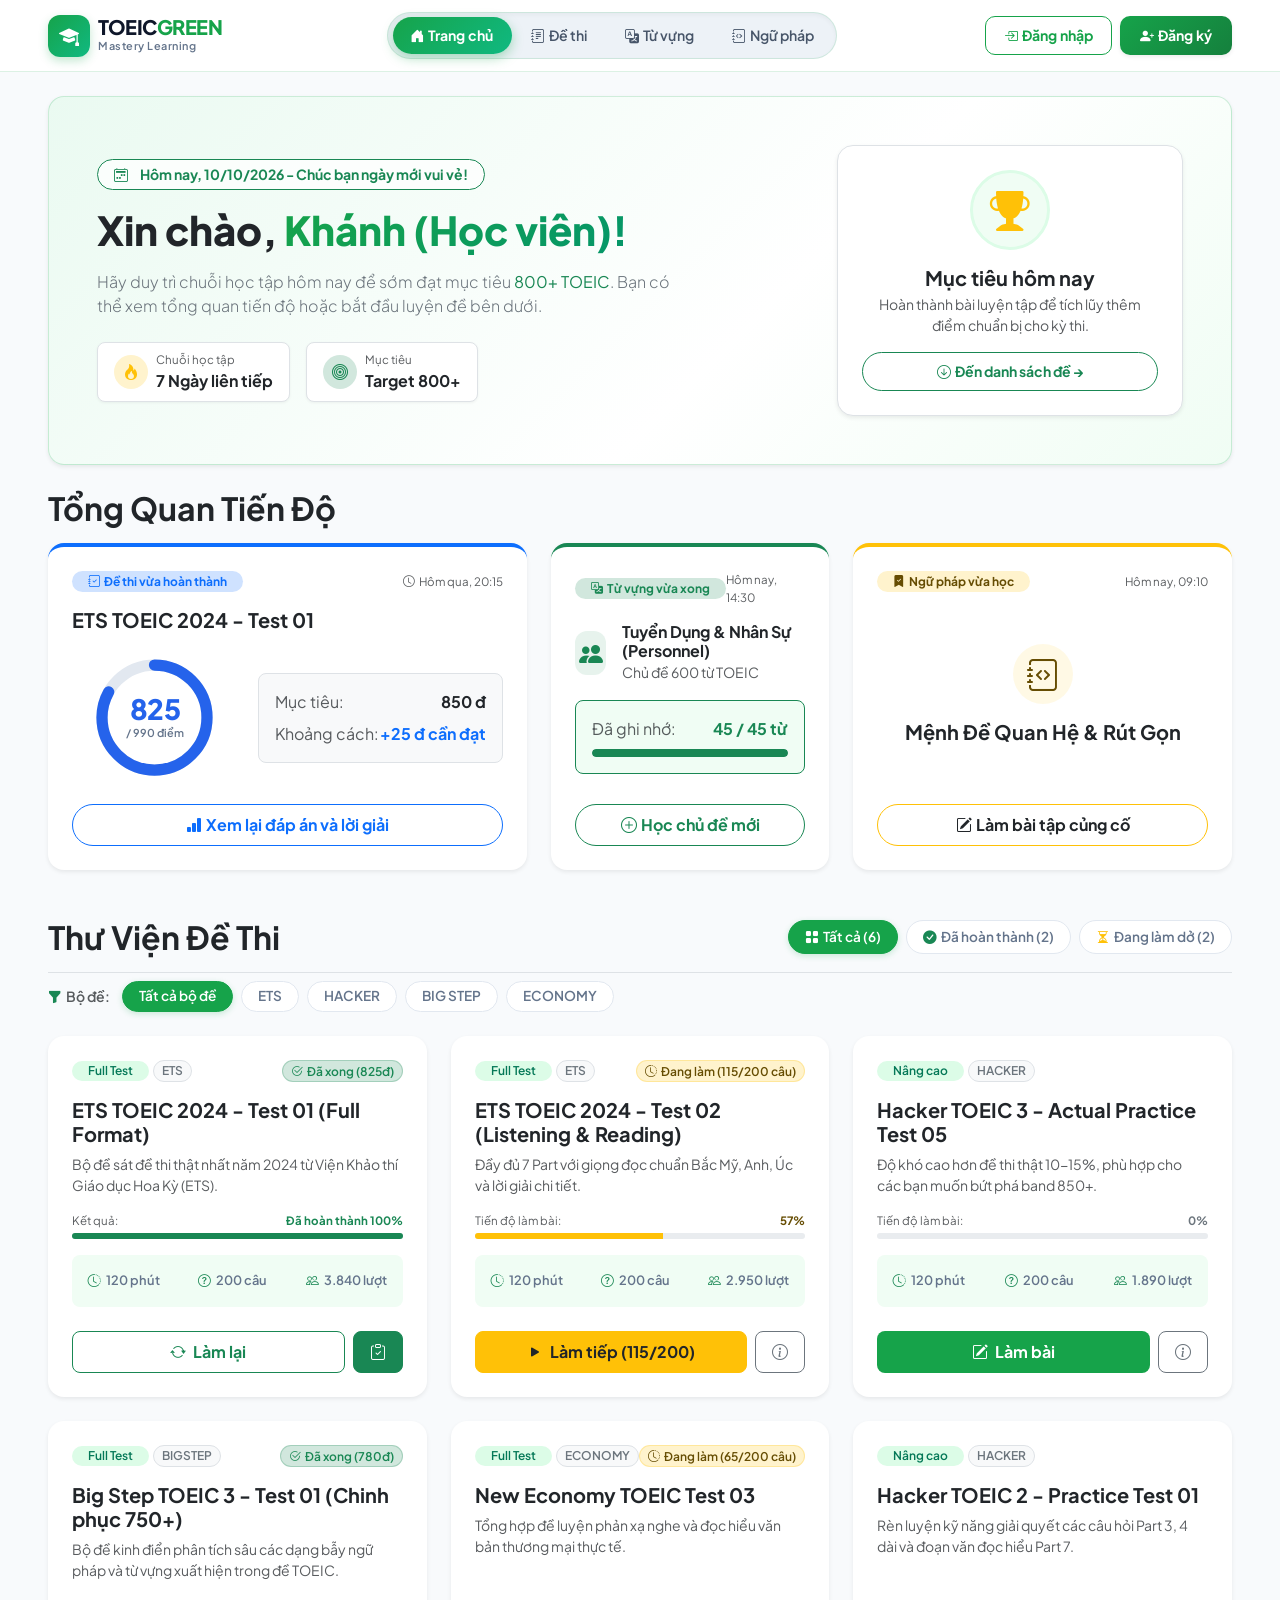
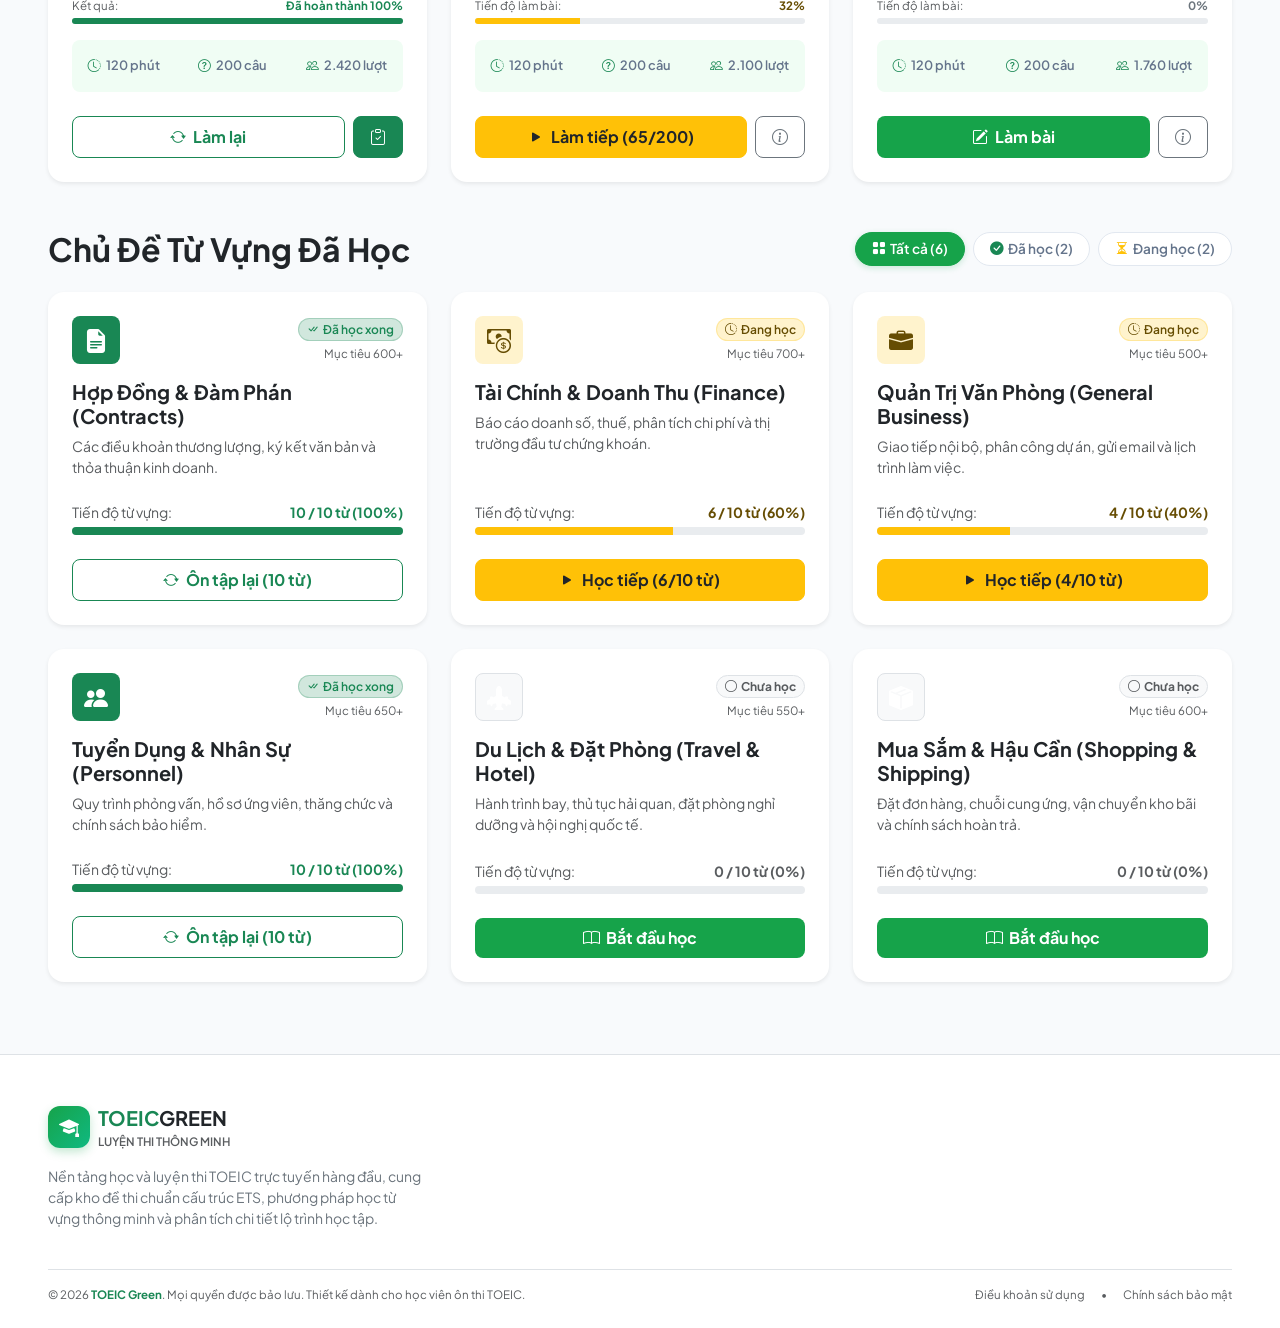
<file: index.html>
<!DOCTYPE html>
<html lang="vi">

<head>
    <meta charset="utf-8" />
    <meta name="viewport" content="width=device-width, initial-scale=1.0" />
    <title>Trang Ch&#x1EE7; - &#xD4;n Luy&#x1EC7;n TOEIC &#x110;&#x1EA1;t &#x110;i&#x1EC3;m Cao - TOEIC Master</title>
    <!-- Google Fonts -->
    <link rel="preconnect" href="https://fonts.googleapis.com">
    <link rel="preconnect" href="https://fonts.gstatic.com" crossorigin>
    <link href="https://fonts.googleapis.com/css2?family=Plus+Jakarta+Sans:wght@400;500;600;700;800&display=swap"
        rel="stylesheet">
    <!-- Bootstrap 5 & Icons -->
    <link rel="stylesheet" href="./lib/bootstrap/dist/css/bootstrap.min.css" />
    <link rel="stylesheet" href="https://cdn.jsdelivr.net/npm/bootstrap-icons@1.11.3/font/bootstrap-icons.min.css">
    <!-- Custom Site CSS -->
    <link rel="stylesheet" href="./css/site.css?v=3B7RoIb4GeeapOS-4VnaL9OvQHbE0VqElhr08jlENBU" />
</head>

<body class="d-flex flex-column min-vh-100">
    <!-- ===================== HEADER ===================== -->
    <header class="site-header sticky-top">
        <div class="container-fluid px-lg-5">
            <nav class="navbar navbar-expand-lg py-0">
                <!-- 1. Logo (Left) -->
                <a class="navbar-brand d-flex align-items-center gap-2 text-decoration-none" href="./Student">
                    <div class="brand-icon-box">
                        <i class="bi bi-mortarboard-fill"></i>
                    </div>
                    <div class="d-flex flex-column">
                        <span class="brand-title">TOEIC<span class="brand-highlight">GREEN</span></span>
                        <span class="brand-sub">Mastery Learning</span>
                    </div>
                </a>

                <!-- Mobile Toggle -->
                <button class="navbar-toggler border-0 shadow-none" type="button" data-bs-toggle="collapse"
                    data-bs-target="#navbarMain">
                    <i class="bi bi-list fs-2 text-success"></i>
                </button>

                <!-- Navbar Content -->
                <div class="collapse navbar-collapse justify-content-between" id="navbarMain">
                    <!-- 2. Smooth Floating Background Slider Navbar (Center) -->
                    <div class="navbar-slidebar-wrapper mx-auto my-2 my-lg-0" id="slidebarContainer">
                        <!-- Floating Background Pill Indicator -->
                        <div class="nav-slider-indicator" id="navIndicator"></div>

                        <ul class="nav custom-slide-nav" id="mainSlideNav">
                            <li class="nav-item">
                                <a class="nav-link active" href="./index.html">
                                    <i class="bi bi-house-door-fill me-1"></i>Trang chủ
                                </a>
                            </li>
                            <li class="nav-item">
                                <a class="nav-link " href="./exams.html">
                                    <i class="bi bi-journal-text me-1"></i>Đề thi
                                </a>
                            </li>
                            <li class="nav-item">
                                <a class="nav-link " href="./vocab.html">
                                    <i class="bi bi-translate me-1"></i>Từ vựng
                                </a>
                            </li>
                            <li class="nav-item">
                                <a class="nav-link " href="./Student/Home/Grammar">
                                    <i class="bi bi-journal-code me-1"></i>Ngữ pháp
                                </a>
                            </li>
                        </ul>
                    </div>

                    <!-- 3. Auth Buttons (Right) -->
                    <div class="d-flex align-items-center gap-2 mt-3 mt-lg-0">
                        <button class="btn btn-auth-login" data-bs-toggle="modal" data-bs-target="#authModal"
                            onclick="setAuthMode('login')">
                            <i class="bi bi-box-arrow-in-right me-1"></i>Đăng nhập
                        </button>
                        <button class="btn btn-auth-register shadow-sm" data-bs-toggle="modal"
                            data-bs-target="#authModal" onclick="setAuthMode('register')">
                            <i class="bi bi-person-plus-fill me-1"></i>Đăng ký
                        </button>
                    </div>
                </div>
            </nav>
        </div>
    </header>

    <!-- ===================== BODY CONTENT ===================== -->
    <main role="main" class="flex-grow-1">

        <div class="page-container py-4">
            <div class="container-fluid px-lg-5">

                <!-- ==================== 1. USER GREETING & HERO BANNER ==================== -->
                <section id="home" class="mb-4 section-anchor">
                    <div class="hero-card p-4 p-md-5 rounded-4 shadow-sm position-relative overflow-hidden">
                        <div class="row align-items-center gy-4">
                            <div class="col-lg-8">
                                <div
                                    class="d-inline-flex align-items-center gap-2 px-3 py-1 rounded-pill bg-white bg-opacity-75 text-success fw-bold small mb-3 border border-success border-opacity-20">
                                    <i class="bi bi-calendar2-week text-success me-1"></i> Hôm nay, 10/10/2026 - Chúc
                                    bạn ngày mới vui vẻ!
                                </div>
                                <h1 class="display-6 fw-extrabold text-dark mb-3">
                                    Xin chào, <span class="text-success text-gradient">Kh&#xE1;nh (H&#x1ECD;c
                                        vi&#xEA;n)!</span>
                                </h1>
                                <p class="lead text-secondary mb-4 fs-6" style="max-width: 600px;">
                                    Hãy duy trì chuỗi học tập hôm nay để sớm đạt mục tiêu <strong
                                        class="text-success">800+ TOEIC</strong>. Bạn có thể xem tổng quan tiến độ hoặc
                                    bắt đầu luyện đề bên dưới.
                                </p>

                                <!-- Learning Stats Preview -->
                                <div class="d-flex flex-wrap gap-3 align-items-center">
                                    <div
                                        class="stat-badge d-flex align-items-center gap-2 bg-white px-3 py-2 rounded-3 shadow-xs border">
                                        <div class="stat-icon bg-warning-subtle text-warning rounded-circle">
                                            <i class="bi bi-fire"></i>
                                        </div>
                                        <div>
                                            <span class="d-block text-muted x-small">Chuỗi học tập</span>
                                            <strong class="text-dark">7 Ngày liên tiếp</strong>
                                        </div>
                                    </div>

                                    <div
                                        class="stat-badge d-flex align-items-center gap-2 bg-white px-3 py-2 rounded-3 shadow-xs border">
                                        <div class="stat-icon bg-success-subtle text-success rounded-circle">
                                            <i class="bi bi-bullseye"></i>
                                        </div>
                                        <div>
                                            <span class="d-block text-muted x-small">Mục tiêu</span>
                                            <strong class="text-dark">Target 800+</strong>
                                        </div>
                                    </div>
                                    </a>
                                </div>
                            </div>

                            <!-- Hero Visual -->
                            <div class="col-lg-4 text-center">
                                <div
                                    class="hero-illustration-box bg-white p-4 rounded-4 shadow-sm border border-emerald-subtle">
                                    <div class="circle-progress-wrapper mx-auto mb-3">
                                        <div class="circle-avatar">
                                            <i class="bi bi-trophy-fill text-warning fs-1"></i>
                                        </div>
                                    </div>
                                    <h5 class="fw-bold text-dark mb-1">Mục tiêu hôm nay</h5>
                                    <p class="text-muted small mb-3">Hoàn thành bài luyện tập để tích lũy thêm điểm
                                        chuẩn bị cho kỳ thi.</p>
                                    <a href="#exams"
                                        class="btn btn-outline-success w-100 rounded-pill fw-bold btn-sm py-2">
                                        <i class="bi bi-arrow-down-circle me-1"></i>Đến danh sách đề &rarr;
                                    </a>
                                </div>
                            </div>
                        </div>
                    </div>
                </section>

                <!-- ==================== 2. TỔNG QUAN TIẾN ĐỘ HỌC TẬP (MỚI THAY THẾ NGỮ PHÁP) ==================== -->
                <section id="overview" class="mb-5 section-anchor">
                    <div class="d-flex justify-content-between align-items-center mb-3">
                        <div>
                            <h2 class="fw-bold text-dark mb-0">Tổng Quan Tiến Độ</h2>
                        </div>
                    </div>

                    <div class="row g-4">
                        <!-- Card 1: Đề vừa được làm (Hiển thị điểm thi hình tròn) -->
                        <div class="col-lg-5">
                            <div
                                class="card h-100 border-0 rounded-4 shadow-sm p-4 bg-white overview-card border-top border-4 border-primary d-flex flex-column justify-content-between">
                                <div>
                                    <div class="d-flex justify-content-between align-items-center mb-3">
                                        <span
                                            class="badge bg-primary-subtle text-primary fw-bold px-3 py-1 rounded-pill small">
                                            <i class="bi bi-journal-check me-1"></i>Đề thi vừa hoàn thành
                                        </span>
                                        <span class="text-muted x-small"><i class="bi bi-clock me-1"></i>H&#xF4;m qua,
                                            20:15</span>
                                    </div>

                                    <h5 class="fw-bold text-dark mb-3">ETS TOEIC 2024 - Test 01</h5>

                                    <div class="row align-items-center">
                                        <!-- Vòng tròn hiển thị điểm số giống hình ảnh mẫu -->
                                        <div class="col-sm-5 text-center mb-3 mb-sm-0">
                                            <div class="circle-score-container mx-auto">
                                                <svg viewBox="0 0 100 100" width="125" height="125">
                                                    <!-- Vòng tròn nền nhạt -->
                                                    <circle cx="50" cy="50" r="42" fill="none" stroke="#e2e8f0"
                                                        stroke-width="9" />
                                                    <!-- Vòng tròn tiến độ điểm xanh dương -->
                                                    <circle cx="50" cy="50" r="42" fill="none" stroke="#2563eb"
                                                        stroke-width="9" stroke-linecap="round" stroke-dasharray="264"
                                                        stroke-dashoffset="45" transform="rotate(-90 50 50)" />
                                                </svg>
                                                <div class="circle-score-content">
                                                    <div class="score-number">825</div>
                                                    <span class="score-label">/ 990 điểm</span>
                                                </div>
                                            </div>
                                        </div>

                                        <div class="col-sm-7 ps-sm-2">
                                            <div class="p-3 bg-light rounded-3 border">
                                                <div class="d-flex justify-content-between align-items-center mb-2">
                                                    <span class="text-muted fs-6">Mục tiêu:</span>
                                                    <span class="text-dark fw-bold fs-6">850 đ</span>
                                                </div>
                                                <div class="d-flex justify-content-between align-items-center">
                                                    <span class="text-muted fs-6">Khoảng cách:</span>
                                                    <span class="text-primary fw-bold fs-6">+25 đ cần đạt</span>
                                                </div>
                                            </div>
                                        </div>
                                    </div>
                                </div>

                                <div class="mt-3">
                                    <button class="btn btn-outline-primary py-2 w-100 fw-bold rounded-pill"
                                        onclick="alert('Xem bảng phân tích chi tiết kết quả bài: ETS TOEIC 2024 - Test 01')">
                                        <i class="bi bi-bar-chart-fill me-1"></i>Xem lại đáp án và lời giải
                                    </button>
                                </div>
                            </div>
                        </div>

                        <!-- Card 2: Chủ đề từ vựng mới vừa học xong -->
                        <div class="col-lg-3 col-md-6">
                            <div
                                class="card h-100 border-0 rounded-4 shadow-sm p-4 bg-white overview-card border-top border-4 border-success d-flex flex-column justify-content-between">
                                <div>
                                    <div class="d-flex justify-content-between align-items-center mb-3">
                                        <span
                                            class="badge bg-success-subtle text-success fw-bold px-3 py-1 rounded-pill small">
                                            <i class="bi bi-translate me-1"></i>Từ vựng vừa xong
                                        </span>
                                        <span class="text-muted x-small">H&#xF4;m nay, 14:30</span>
                                    </div>

                                    <div class="d-flex align-items-center gap-3 mb-3">
                                        <div class="overview-icon-badge bg-success bg-opacity-10 text-success">
                                            <i class="bi bi-people-fill fs-4"></i>
                                        </div>
                                        <div>
                                            <h6 class="fw-bold text-dark mb-0">Tuy&#x1EC3;n D&#x1EE5;ng &amp; Nh&#xE2;n
                                                S&#x1EF1; (Personnel)</h6>
                                            <span class="text-muted small">Chủ đề 600 từ TOEIC</span>
                                        </div>
                                    </div>

                                    <div class="p-3 bg-light-green rounded-3 border border-success border-opacity-20">
                                        <div class="d-flex justify-content-between align-items-center mb-2">
                                            <span class="text-muted fs-6">Đã ghi nhớ:</span>
                                            <strong class="text-success fs-6 fw-bold">45 / 45 từ</strong>
                                        </div>
                                        <div class="progress" style="height: 8px;">
                                            <div class="progress-bar bg-success rounded-pill" style="width: 100%"></div>
                                        </div>
                                    </div>
                                </div>

                                <div class="mt-3">
                                    <button class="btn btn-outline-success py-2 w-100 fw-bold rounded-pill"
                                        onclick="alert('Đang mở danh sách chủ đề từ vựng mới!')">
                                        <i class="bi bi-plus-circle me-1"></i>Học chủ đề mới
                                    </button>
                                </div>
                            </div>
                        </div>

                        <!-- Card 3: Bài ngữ pháp mới vừa học -->
                        <div class="col-lg-4 col-md-6">
                            <div
                                class="card h-100 border-0 rounded-4 shadow-sm p-4 bg-white overview-card border-top border-4 border-warning d-flex flex-column justify-content-between">
                                <div class="d-flex justify-content-between align-items-center mb-2">
                                    <span
                                        class="badge bg-warning-subtle text-warning-emphasis fw-bold px-3 py-1 rounded-pill small">
                                        <i class="bi bi-bookmark-check-fill me-1"></i>Ngữ pháp vừa học
                                    </span>
                                    <span class="text-muted x-small">H&#xF4;m nay, 09:10</span>
                                </div>

                                <div
                                    class="d-flex flex-column align-items-center justify-content-center text-center my-auto py-2">
                                    <div class="overview-icon-badge bg-warning bg-opacity-10 text-warning-emphasis mb-3"
                                        style="width: 60px; height: 60px; display: inline-flex; align-items: center; justify-content: center; border-radius: 50%;">
                                        <i class="bi bi-journal-code fs-2"></i>
                                    </div>
                                    <h5 class="fw-bold text-dark mb-0">M&#x1EC7;nh &#x110;&#x1EC1; Quan H&#x1EC7; &amp;
                                        R&#xFA;t G&#x1ECD;n</h5>
                                </div>

                                <div class="mt-3">
                                    <button class="btn btn-outline-warning text-dark py-2 w-100 fw-bold rounded-pill"
                                        onclick="alert('Đang mở bài học: M&#x1EC7;nh &#x110;&#x1EC1; Quan H&#x1EC7; &amp; R&#xFA;t G&#x1ECD;n')">
                                        <i class="bi bi-pencil-square me-1"></i>Làm bài tập củng cố
                                    </button>
                                </div>
                            </div>
                        </div>
                    </div>
                </section>

                <!-- ==================== 3. AVAILABLE EXAMS SECTION (NẰM DƯỚI PHẦN TỔNG QUAN) ==================== -->
                <section id="exams" class="mb-5 section-anchor">
                    <div class="d-flex flex-column mb-4 gap-3">
                        <div class="d-flex flex-column flex-md-row justify-content-between align-items-md-center gap-3">
                            <h2 class="fw-bold text-dark mb-0">Thư Viện Đề Thi</h2>

                            <!-- 1. Bộ lọc trạng thái đề thi (Tất cả, Đã hoàn thành, Đang làm dở - Đã bỏ Chưa làm) -->
                            <div class="exam-filter-pills d-flex flex-wrap gap-2">
                                <button class="filter-btn active" data-filter="all" onclick="filterExams('all')">
                                    <i class="bi bi-grid-fill me-1"></i>Tất cả (6)
                                </button>
                                <button class="filter-btn" data-filter="completed" onclick="filterExams('completed')">
                                    <i class="bi bi-check-circle-fill text-success me-1"></i>Đã hoàn thành (2)
                                </button>
                                <button class="filter-btn" data-filter="in-progress"
                                    onclick="filterExams('in-progress')">
                                    <i class="bi bi-hourglass-split text-warning me-1"></i>Đang làm dở (2)
                                </button>
                            </div>
                        </div>

                        <!-- 2. Bộ lọc theo loại đề TOEIC (ETS, HACKER, BIGSTEP, ECONOMY...) -->
                        <div class="d-flex flex-wrap align-items-center gap-2 pt-2 border-top">
                            <span class="text-muted small fw-semibold me-1"><i
                                    class="bi bi-funnel-fill text-success me-1"></i>Bộ đề:</span>
                            <div class="exam-series-pills d-flex flex-wrap gap-2">
                                <button class="filter-btn active py-1 px-3 small" data-series-filter="all"
                                    onclick="filterExamSeries('all')">
                                    Tất cả bộ đề
                                </button>
                                <button class="filter-btn py-1 px-3 small" data-series-filter="ETS"
                                    onclick="filterExamSeries('ETS')">
                                    ETS
                                </button>
                                <button class="filter-btn py-1 px-3 small" data-series-filter="HACKER"
                                    onclick="filterExamSeries('HACKER')">
                                    HACKER
                                </button>
                                <button class="filter-btn py-1 px-3 small" data-series-filter="BIGSTEP"
                                    onclick="filterExamSeries('BIGSTEP')">
                                    BIG STEP
                                </button>
                                <button class="filter-btn py-1 px-3 small" data-series-filter="ECONOMY"
                                    onclick="filterExamSeries('ECONOMY')">
                                    ECONOMY
                                </button>
                            </div>
                        </div>
                    </div>

                    <!-- Exam Cards Grid -->
                    <div class="row g-4" id="examCardsGrid">
                        <div class="col-md-6 col-lg-4 exam-card-item" data-status="completed" data-series="ETS">
                            <div
                                class="card h-100 border-0 rounded-4 shadow-sm exam-card overflow-hidden position-relative">

                                <div class="card-body p-4 d-flex flex-column">
                                    <!-- Card Header Badges: Category & Status -->
                                    <div class="d-flex justify-content-between align-items-center mb-3">
                                        <div class="d-flex gap-1 align-items-center">
                                            <span
                                                class="badge bg-emerald-light text-emerald px-3 py-1 rounded-pill fw-semibold">
                                                Full Test
                                            </span>
                                            <span
                                                class="badge bg-light text-secondary border px-2 py-1 rounded-pill small fw-semibold">
                                                ETS
                                            </span>
                                        </div>

                                        <span
                                            class="badge bg-success-subtle text-success border border-success border-opacity-25 px-2 py-1 rounded-pill small fw-semibold">
                                            <i class="bi bi-check2-circle me-1"></i>Đã xong (825&#x111;)
                                        </span>
                                    </div>

                                    <!-- Exam Title -->
                                    <h5 class="card-title fw-bold text-dark mb-2">ETS TOEIC 2024 - Test 01 (Full Format)
                                    </h5>
                                    <p class="card-text text-muted small mb-3 flex-grow-1">B&#x1ED9; &#x111;&#x1EC1;
                                        s&#xE1;t &#x111;&#x1EC1; thi th&#x1EAD;t nh&#x1EA5;t n&#x103;m 2024 t&#x1EEB;
                                        Vi&#x1EC7;n Kh&#x1EA3;o th&#xED; Gi&#xE1;o d&#x1EE5;c Hoa K&#x1EF3; (ETS).</p>

                                    <!-- Progress bar for in-progress tests -->
                                    <div class="mb-3">
                                        <div class="d-flex justify-content-between text-muted x-small mb-1">
                                            <span>Kết quả:</span>
                                            <strong class="text-success">Đã hoàn thành 100%</strong>
                                        </div>
                                        <div class="progress" style="height: 6px;">
                                            <div class="progress-bar bg-success" role="progressbar" style="width: 100%">
                                            </div>
                                        </div>
                                    </div>

                                    <!-- Meta Info Grid -->
                                    <div class="exam-meta-grid p-3 rounded-3 bg-light-green mb-4">
                                        <div class="meta-item">
                                            <i class="bi bi-clock-history text-success"></i>
                                            <span>120 phút</span>
                                        </div>
                                        <div class="meta-item">
                                            <i class="bi bi-question-circle text-success"></i>
                                            <span>200 câu</span>
                                        </div>
                                        <div class="meta-item">
                                            <i class="bi bi-people text-success"></i>
                                            <span>3.840 lượt</span>
                                        </div>
                                    </div>

                                    <!-- Card Actions based on Status -->
                                    <div class="d-flex gap-2">
                                        <button class="btn btn-outline-success w-100 fw-bold py-2 rounded-3"
                                            onclick="startExam(1, 'ETS TOEIC 2024 - Test 01 (Full Format)')">
                                            <i class="bi bi-arrow-repeat me-1"></i> Làm lại
                                        </button>
                                        <button class="btn btn-success px-3 py-2 rounded-3" title="Xem kết quả"
                                            onclick="alert('Kết quả bài thi: ETS TOEIC 2024 - Test 01 (Full Format)\nĐiểm số đạt được: 825 / 990')">
                                            <i class="bi bi-clipboard-check"></i>
                                        </button>
                                    </div>
                                </div>
                            </div>
                        </div>
                        <div class="col-md-6 col-lg-4 exam-card-item" data-status="in-progress" data-series="ETS">
                            <div
                                class="card h-100 border-0 rounded-4 shadow-sm exam-card overflow-hidden position-relative">

                                <div class="card-body p-4 d-flex flex-column">
                                    <!-- Card Header Badges: Category & Status -->
                                    <div class="d-flex justify-content-between align-items-center mb-3">
                                        <div class="d-flex gap-1 align-items-center">
                                            <span
                                                class="badge bg-emerald-light text-emerald px-3 py-1 rounded-pill fw-semibold">
                                                Full Test
                                            </span>
                                            <span
                                                class="badge bg-light text-secondary border px-2 py-1 rounded-pill small fw-semibold">
                                                ETS
                                            </span>
                                        </div>

                                        <span
                                            class="badge bg-warning-subtle text-warning-emphasis border border-warning border-opacity-25 px-2 py-1 rounded-pill small fw-semibold">
                                            <i class="bi bi-clock-history me-1"></i>Đang làm (115/200 câu)
                                        </span>
                                    </div>

                                    <!-- Exam Title -->
                                    <h5 class="card-title fw-bold text-dark mb-2">ETS TOEIC 2024 - Test 02 (Listening
                                        &amp; Reading)</h5>
                                    <p class="card-text text-muted small mb-3 flex-grow-1">&#x110;&#x1EA7;y
                                        &#x111;&#x1EE7; 7 Part v&#x1EDB;i gi&#x1ECD;ng &#x111;&#x1ECD;c chu&#x1EA9;n
                                        B&#x1EAF;c M&#x1EF9;, Anh, &#xDA;c v&#xE0; l&#x1EDD;i gi&#x1EA3;i chi
                                        ti&#x1EBF;t.</p>

                                    <!-- Progress bar for in-progress tests -->
                                    <div class="mb-3">
                                        <div class="d-flex justify-content-between text-muted x-small mb-1">
                                            <span>Tiến độ làm bài:</span>
                                            <strong class="text-warning-emphasis">57%</strong>
                                        </div>
                                        <div class="progress" style="height: 6px;">
                                            <div class="progress-bar bg-warning" role="progressbar" style="width: 57%">
                                            </div>
                                        </div>
                                    </div>

                                    <!-- Meta Info Grid -->
                                    <div class="exam-meta-grid p-3 rounded-3 bg-light-green mb-4">
                                        <div class="meta-item">
                                            <i class="bi bi-clock-history text-success"></i>
                                            <span>120 phút</span>
                                        </div>
                                        <div class="meta-item">
                                            <i class="bi bi-question-circle text-success"></i>
                                            <span>200 câu</span>
                                        </div>
                                        <div class="meta-item">
                                            <i class="bi bi-people text-success"></i>
                                            <span>2.950 lượt</span>
                                        </div>
                                    </div>

                                    <!-- Card Actions based on Status -->
                                    <div class="d-flex gap-2">
                                        <button class="btn btn-warning w-100 fw-bold py-2 rounded-3 text-dark"
                                            onclick="startExam(2, 'ETS TOEIC 2024 - Test 02 (Listening &amp; Reading)')">
                                            <i class="bi bi-play-fill me-1"></i> Làm tiếp (115/200)
                                        </button>
                                        <button class="btn btn-outline-secondary px-3 py-2 rounded-3"
                                            title="Chi tiết đề"
                                            onclick="alert('Đề thi: ETS TOEIC 2024 - Test 02 (Listening &amp; Reading)\nThời lượng: 120 phút\nĐã làm: 115/200 câu')">
                                            <i class="bi bi-info-circle"></i>
                                        </button>
                                    </div>
                                </div>
                            </div>
                        </div>
                        <div class="col-md-6 col-lg-4 exam-card-item" data-status="not-started" data-series="HACKER">
                            <div
                                class="card h-100 border-0 rounded-4 shadow-sm exam-card overflow-hidden position-relative">

                                <div class="card-body p-4 d-flex flex-column">
                                    <!-- Card Header Badges: Category & Status -->
                                    <div class="d-flex justify-content-between align-items-center mb-3">
                                        <div class="d-flex gap-1 align-items-center">
                                            <span
                                                class="badge bg-emerald-light text-emerald px-3 py-1 rounded-pill fw-semibold">
                                                N&#xE2;ng cao
                                            </span>
                                            <span
                                                class="badge bg-light text-secondary border px-2 py-1 rounded-pill small fw-semibold">
                                                HACKER
                                            </span>
                                        </div>

                                    </div>

                                    <!-- Exam Title -->
                                    <h5 class="card-title fw-bold text-dark mb-2">Hacker TOEIC 3 - Actual Practice Test
                                        05</h5>
                                    <p class="card-text text-muted small mb-3 flex-grow-1">&#x110;&#x1ED9; kh&#xF3; cao
                                        h&#x1A1;n &#x111;&#x1EC1; thi th&#x1EAD;t 10-15%, ph&#xF9; h&#x1EE3;p cho
                                        c&#xE1;c b&#x1EA1;n mu&#x1ED1;n b&#x1EE9;t ph&#xE1; band 850&#x2B;.</p>

                                    <!-- Progress bar for in-progress tests -->
                                    <div class="mb-3">
                                        <div class="d-flex justify-content-between text-muted x-small mb-1">
                                            <span>Tiến độ làm bài:</span>
                                            <strong class="text-secondary">0%</strong>
                                        </div>
                                        <div class="progress" style="height: 6px;">
                                            <div class="progress-bar bg-secondary opacity-50" role="progressbar"
                                                style="width: 0%"></div>
                                        </div>
                                    </div>

                                    <!-- Meta Info Grid -->
                                    <div class="exam-meta-grid p-3 rounded-3 bg-light-green mb-4">
                                        <div class="meta-item">
                                            <i class="bi bi-clock-history text-success"></i>
                                            <span>120 phút</span>
                                        </div>
                                        <div class="meta-item">
                                            <i class="bi bi-question-circle text-success"></i>
                                            <span>200 câu</span>
                                        </div>
                                        <div class="meta-item">
                                            <i class="bi bi-people text-success"></i>
                                            <span>1.890 lượt</span>
                                        </div>
                                    </div>

                                    <!-- Card Actions based on Status -->
                                    <div class="d-flex gap-2">
                                        <button class="btn btn-emerald w-100 fw-bold py-2 rounded-3"
                                            onclick="startExam(3, 'Hacker TOEIC 3 - Actual Practice Test 05')">
                                            <i class="bi bi-pencil-square me-1"></i> Làm bài
                                        </button>
                                        <button class="btn btn-outline-secondary px-3 py-2 rounded-3"
                                            title="Chi tiết đề"
                                            onclick="alert('Đề thi: Hacker TOEIC 3 - Actual Practice Test 05\nThời lượng: 120 phút\nSố câu: 200')">
                                            <i class="bi bi-info-circle"></i>
                                        </button>
                                    </div>
                                </div>
                            </div>
                        </div>
                        <div class="col-md-6 col-lg-4 exam-card-item" data-status="completed" data-series="BIGSTEP">
                            <div
                                class="card h-100 border-0 rounded-4 shadow-sm exam-card overflow-hidden position-relative">

                                <div class="card-body p-4 d-flex flex-column">
                                    <!-- Card Header Badges: Category & Status -->
                                    <div class="d-flex justify-content-between align-items-center mb-3">
                                        <div class="d-flex gap-1 align-items-center">
                                            <span
                                                class="badge bg-emerald-light text-emerald px-3 py-1 rounded-pill fw-semibold">
                                                Full Test
                                            </span>
                                            <span
                                                class="badge bg-light text-secondary border px-2 py-1 rounded-pill small fw-semibold">
                                                BIGSTEP
                                            </span>
                                        </div>

                                        <span
                                            class="badge bg-success-subtle text-success border border-success border-opacity-25 px-2 py-1 rounded-pill small fw-semibold">
                                            <i class="bi bi-check2-circle me-1"></i>Đã xong (780&#x111;)
                                        </span>
                                    </div>

                                    <!-- Exam Title -->
                                    <h5 class="card-title fw-bold text-dark mb-2">Big Step TOEIC 3 - Test 01 (Chinh
                                        ph&#x1EE5;c 750&#x2B;)</h5>
                                    <p class="card-text text-muted small mb-3 flex-grow-1">B&#x1ED9; &#x111;&#x1EC1;
                                        kinh &#x111;i&#x1EC3;n ph&#xE2;n t&#xED;ch s&#xE2;u c&#xE1;c d&#x1EA1;ng
                                        b&#x1EAB;y ng&#x1EEF; ph&#xE1;p v&#xE0; t&#x1EEB; v&#x1EF1;ng xu&#x1EA5;t
                                        hi&#x1EC7;n trong &#x111;&#x1EC1; TOEIC.</p>

                                    <!-- Progress bar for in-progress tests -->
                                    <div class="mb-3">
                                        <div class="d-flex justify-content-between text-muted x-small mb-1">
                                            <span>Kết quả:</span>
                                            <strong class="text-success">Đã hoàn thành 100%</strong>
                                        </div>
                                        <div class="progress" style="height: 6px;">
                                            <div class="progress-bar bg-success" role="progressbar" style="width: 100%">
                                            </div>
                                        </div>
                                    </div>

                                    <!-- Meta Info Grid -->
                                    <div class="exam-meta-grid p-3 rounded-3 bg-light-green mb-4">
                                        <div class="meta-item">
                                            <i class="bi bi-clock-history text-success"></i>
                                            <span>120 phút</span>
                                        </div>
                                        <div class="meta-item">
                                            <i class="bi bi-question-circle text-success"></i>
                                            <span>200 câu</span>
                                        </div>
                                        <div class="meta-item">
                                            <i class="bi bi-people text-success"></i>
                                            <span>2.420 lượt</span>
                                        </div>
                                    </div>

                                    <!-- Card Actions based on Status -->
                                    <div class="d-flex gap-2">
                                        <button class="btn btn-outline-success w-100 fw-bold py-2 rounded-3"
                                            onclick="startExam(4, 'Big Step TOEIC 3 - Test 01 (Chinh ph&#x1EE5;c 750&#x2B;)')">
                                            <i class="bi bi-arrow-repeat me-1"></i> Làm lại
                                        </button>
                                        <button class="btn btn-success px-3 py-2 rounded-3" title="Xem kết quả"
                                            onclick="alert('Kết quả bài thi: Big Step TOEIC 3 - Test 01 (Chinh ph&#x1EE5;c 750&#x2B;)\nĐiểm số đạt được: 780 / 990')">
                                            <i class="bi bi-clipboard-check"></i>
                                        </button>
                                    </div>
                                </div>
                            </div>
                        </div>
                        <div class="col-md-6 col-lg-4 exam-card-item" data-status="in-progress" data-series="ECONOMY">
                            <div
                                class="card h-100 border-0 rounded-4 shadow-sm exam-card overflow-hidden position-relative">

                                <div class="card-body p-4 d-flex flex-column">
                                    <!-- Card Header Badges: Category & Status -->
                                    <div class="d-flex justify-content-between align-items-center mb-3">
                                        <div class="d-flex gap-1 align-items-center">
                                            <span
                                                class="badge bg-emerald-light text-emerald px-3 py-1 rounded-pill fw-semibold">
                                                Full Test
                                            </span>
                                            <span
                                                class="badge bg-light text-secondary border px-2 py-1 rounded-pill small fw-semibold">
                                                ECONOMY
                                            </span>
                                        </div>

                                        <span
                                            class="badge bg-warning-subtle text-warning-emphasis border border-warning border-opacity-25 px-2 py-1 rounded-pill small fw-semibold">
                                            <i class="bi bi-clock-history me-1"></i>Đang làm (65/200 câu)
                                        </span>
                                    </div>

                                    <!-- Exam Title -->
                                    <h5 class="card-title fw-bold text-dark mb-2">New Economy TOEIC Test 03</h5>
                                    <p class="card-text text-muted small mb-3 flex-grow-1">T&#x1ED5;ng h&#x1EE3;p
                                        &#x111;&#x1EC1; luy&#x1EC7;n ph&#x1EA3;n x&#x1EA1; nghe v&#xE0; &#x111;&#x1ECD;c
                                        hi&#x1EC3;u v&#x103;n b&#x1EA3;n th&#x1B0;&#x1A1;ng m&#x1EA1;i th&#x1EF1;c
                                        t&#x1EBF;.</p>

                                    <!-- Progress bar for in-progress tests -->
                                    <div class="mb-3">
                                        <div class="d-flex justify-content-between text-muted x-small mb-1">
                                            <span>Tiến độ làm bài:</span>
                                            <strong class="text-warning-emphasis">32%</strong>
                                        </div>
                                        <div class="progress" style="height: 6px;">
                                            <div class="progress-bar bg-warning" role="progressbar" style="width: 32%">
                                            </div>
                                        </div>
                                    </div>

                                    <!-- Meta Info Grid -->
                                    <div class="exam-meta-grid p-3 rounded-3 bg-light-green mb-4">
                                        <div class="meta-item">
                                            <i class="bi bi-clock-history text-success"></i>
                                            <span>120 phút</span>
                                        </div>
                                        <div class="meta-item">
                                            <i class="bi bi-question-circle text-success"></i>
                                            <span>200 câu</span>
                                        </div>
                                        <div class="meta-item">
                                            <i class="bi bi-people text-success"></i>
                                            <span>2.100 lượt</span>
                                        </div>
                                    </div>

                                    <!-- Card Actions based on Status -->
                                    <div class="d-flex gap-2">
                                        <button class="btn btn-warning w-100 fw-bold py-2 rounded-3 text-dark"
                                            onclick="startExam(5, 'New Economy TOEIC Test 03')">
                                            <i class="bi bi-play-fill me-1"></i> Làm tiếp (65/200)
                                        </button>
                                        <button class="btn btn-outline-secondary px-3 py-2 rounded-3"
                                            title="Chi tiết đề"
                                            onclick="alert('Đề thi: New Economy TOEIC Test 03\nThời lượng: 120 phút\nĐã làm: 65/200 câu')">
                                            <i class="bi bi-info-circle"></i>
                                        </button>
                                    </div>
                                </div>
                            </div>
                        </div>
                        <div class="col-md-6 col-lg-4 exam-card-item" data-status="not-started" data-series="HACKER">
                            <div
                                class="card h-100 border-0 rounded-4 shadow-sm exam-card overflow-hidden position-relative">

                                <div class="card-body p-4 d-flex flex-column">
                                    <!-- Card Header Badges: Category & Status -->
                                    <div class="d-flex justify-content-between align-items-center mb-3">
                                        <div class="d-flex gap-1 align-items-center">
                                            <span
                                                class="badge bg-emerald-light text-emerald px-3 py-1 rounded-pill fw-semibold">
                                                N&#xE2;ng cao
                                            </span>
                                            <span
                                                class="badge bg-light text-secondary border px-2 py-1 rounded-pill small fw-semibold">
                                                HACKER
                                            </span>
                                        </div>

                                    </div>

                                    <!-- Exam Title -->
                                    <h5 class="card-title fw-bold text-dark mb-2">Hacker TOEIC 2 - Practice Test 01</h5>
                                    <p class="card-text text-muted small mb-3 flex-grow-1">R&#xE8;n luy&#x1EC7;n
                                        k&#x1EF9; n&#x103;ng gi&#x1EA3;i quy&#x1EBF;t c&#xE1;c c&#xE2;u h&#x1ECF;i Part
                                        3, 4 d&#xE0;i v&#xE0; &#x111;o&#x1EA1;n v&#x103;n &#x111;&#x1ECD;c hi&#x1EC3;u
                                        Part 7.</p>

                                    <!-- Progress bar for in-progress tests -->
                                    <div class="mb-3">
                                        <div class="d-flex justify-content-between text-muted x-small mb-1">
                                            <span>Tiến độ làm bài:</span>
                                            <strong class="text-secondary">0%</strong>
                                        </div>
                                        <div class="progress" style="height: 6px;">
                                            <div class="progress-bar bg-secondary opacity-50" role="progressbar"
                                                style="width: 0%"></div>
                                        </div>
                                    </div>

                                    <!-- Meta Info Grid -->
                                    <div class="exam-meta-grid p-3 rounded-3 bg-light-green mb-4">
                                        <div class="meta-item">
                                            <i class="bi bi-clock-history text-success"></i>
                                            <span>120 phút</span>
                                        </div>
                                        <div class="meta-item">
                                            <i class="bi bi-question-circle text-success"></i>
                                            <span>200 câu</span>
                                        </div>
                                        <div class="meta-item">
                                            <i class="bi bi-people text-success"></i>
                                            <span>1.760 lượt</span>
                                        </div>
                                    </div>

                                    <!-- Card Actions based on Status -->
                                    <div class="d-flex gap-2">
                                        <button class="btn btn-emerald w-100 fw-bold py-2 rounded-3"
                                            onclick="startExam(6, 'Hacker TOEIC 2 - Practice Test 01')">
                                            <i class="bi bi-pencil-square me-1"></i> Làm bài
                                        </button>
                                        <button class="btn btn-outline-secondary px-3 py-2 rounded-3"
                                            title="Chi tiết đề"
                                            onclick="alert('Đề thi: Hacker TOEIC 2 - Practice Test 01\nThời lượng: 120 phút\nSố câu: 200')">
                                            <i class="bi bi-info-circle"></i>
                                        </button>
                                    </div>
                                </div>
                            </div>
                        </div>
                    </div>
                </section>

                <!-- ==================== 4. VOCABULARY TOPICS SECTION ==================== -->
                <section id="vocab" class="mb-5 section-anchor">
                    <div
                        class="d-flex flex-column flex-md-row justify-content-between align-items-md-center mb-4 gap-3">
                        <div>
                            <h2 class="fw-bold text-dark mb-0">Chủ Đề Từ Vựng Đã Học</h2>
                        </div>

                        <!-- Vocabulary Topic Filter Pills -->
                        <div class="vocab-filter-pills d-flex flex-wrap gap-2">
                            <button class="filter-btn active" data-vocab-filter="all"
                                onclick="filterVocabTopics('all')">
                                <i class="bi bi-grid-fill me-1"></i>Tất cả (6)
                            </button>
                            <button class="filter-btn" data-vocab-filter="completed"
                                onclick="filterVocabTopics('completed')">
                                <i class="bi bi-check-circle-fill text-success me-1"></i>Đã học (2)
                            </button>
                            <button class="filter-btn" data-vocab-filter="in-progress"
                                onclick="filterVocabTopics('in-progress')">
                                <i class="bi bi-hourglass-split text-warning me-1"></i>Đang học (2)
                            </button>
                        </div>
                    </div>

                    <div class="row g-4" id="vocabTopicsGrid">
                        <div class="col-md-6 col-lg-4 vocab-topic-item" data-status="completed">
                            <div
                                class="card h-100 border-0 rounded-4 shadow-sm vocab-topic-card p-4 d-flex flex-column justify-content-between bg-white position-relative">
                                <div>
                                    <!-- Header: Icon, Target Band & Status Badge -->
                                    <div class="d-flex justify-content-between align-items-start mb-3">
                                        <div class="topic-icon-box rounded-3 p-3 text-white bg-success">
                                            <i class="bi bi-file-earmark-text-fill fs-4 "></i>
                                        </div>
                                        <div class="text-end">
                                            <span
                                                class="badge bg-success-subtle text-success border border-success border-opacity-25 px-2 py-1 rounded-pill small fw-semibold">
                                                <i class="bi bi-check-all me-1"></i>Đã học xong
                                            </span>
                                            <span class="d-block text-muted x-small mt-1">Mục tiêu 600&#x2B;</span>
                                        </div>
                                    </div>

                                    <!-- Title & Description -->
                                    <h5 class="fw-bold text-dark mb-2">H&#x1EE3;p &#x110;&#x1ED3;ng &amp; &#x110;&#xE0;m
                                        Ph&#xE1;n (Contracts)</h5>
                                    <p class="text-muted small mb-4">C&#xE1;c &#x111;i&#x1EC1;u kho&#x1EA3;n
                                        th&#x1B0;&#x1A1;ng l&#x1B0;&#x1EE3;ng, k&#xFD; k&#x1EBF;t v&#x103;n b&#x1EA3;n
                                        v&#xE0; th&#x1ECF;a thu&#x1EAD;n kinh doanh.</p>
                                </div>

                                <!-- Progress & Action -->
                                <div>
                                    <div class="d-flex justify-content-between align-items-center small mb-1">
                                        <span class="text-muted">Tiến độ từ vựng:</span>
                                        <strong class="text-success">
                                            10 / 10 từ (100%)
                                        </strong>
                                    </div>
                                    <div class="progress mb-4" style="height: 8px;">
                                        <div class="progress-bar bg-success" role="progressbar" style="width: 100%">
                                        </div>
                                    </div>

                                    <!-- Button by Status -->
                                    <a class="btn btn-outline-success w-100 fw-bold py-2 rounded-3 text-decoration-none"
                                        href="./Student/Home/VocabDetail/1">
                                        <i class="bi bi-arrow-repeat me-1"></i> Ôn tập lại (10 từ)
                                    </a>
                                </div>
                            </div>
                        </div>
                        <div class="col-md-6 col-lg-4 vocab-topic-item" data-status="in-progress">
                            <div
                                class="card h-100 border-0 rounded-4 shadow-sm vocab-topic-card p-4 d-flex flex-column justify-content-between bg-white position-relative">
                                <div>
                                    <!-- Header: Icon, Target Band & Status Badge -->
                                    <div class="d-flex justify-content-between align-items-start mb-3">
                                        <div
                                            class="topic-icon-box rounded-3 p-3 text-white bg-warning-subtle text-warning-emphasis">
                                            <i class="bi bi-cash-coin fs-4 text-warning-emphasis"></i>
                                        </div>
                                        <div class="text-end">
                                            <span
                                                class="badge bg-warning-subtle text-warning-emphasis border border-warning border-opacity-25 px-2 py-1 rounded-pill small fw-semibold">
                                                <i class="bi bi-clock-history me-1"></i>Đang học
                                            </span>
                                            <span class="d-block text-muted x-small mt-1">Mục tiêu 700&#x2B;</span>
                                        </div>
                                    </div>

                                    <!-- Title & Description -->
                                    <h5 class="fw-bold text-dark mb-2">T&#xE0;i Ch&#xED;nh &amp; Doanh Thu (Finance)
                                    </h5>
                                    <p class="text-muted small mb-4">B&#xE1;o c&#xE1;o doanh s&#x1ED1;, thu&#x1EBF;,
                                        ph&#xE2;n t&#xED;ch chi ph&#xED; v&#xE0; th&#x1ECB; tr&#x1B0;&#x1EDD;ng
                                        &#x111;&#x1EA7;u t&#x1B0; ch&#x1EE9;ng kho&#xE1;n.</p>
                                </div>

                                <!-- Progress & Action -->
                                <div>
                                    <div class="d-flex justify-content-between align-items-center small mb-1">
                                        <span class="text-muted">Tiến độ từ vựng:</span>
                                        <strong class="text-warning-emphasis">
                                            6 / 10 từ (60%)
                                        </strong>
                                    </div>
                                    <div class="progress mb-4" style="height: 8px;">
                                        <div class="progress-bar bg-warning" role="progressbar" style="width: 60%">
                                        </div>
                                    </div>

                                    <!-- Button by Status -->
                                    <a class="btn btn-warning w-100 fw-bold py-2 rounded-3 text-dark text-decoration-none"
                                        href="./Student/Home/VocabDetail/2">
                                        <i class="bi bi-play-fill me-1"></i> Học tiếp (6/10 từ)
                                    </a>
                                </div>
                            </div>
                        </div>
                        <div class="col-md-6 col-lg-4 vocab-topic-item" data-status="in-progress">
                            <div
                                class="card h-100 border-0 rounded-4 shadow-sm vocab-topic-card p-4 d-flex flex-column justify-content-between bg-white position-relative">
                                <div>
                                    <!-- Header: Icon, Target Band & Status Badge -->
                                    <div class="d-flex justify-content-between align-items-start mb-3">
                                        <div
                                            class="topic-icon-box rounded-3 p-3 text-white bg-warning-subtle text-warning-emphasis">
                                            <i class="bi bi-briefcase-fill fs-4 text-warning-emphasis"></i>
                                        </div>
                                        <div class="text-end">
                                            <span
                                                class="badge bg-warning-subtle text-warning-emphasis border border-warning border-opacity-25 px-2 py-1 rounded-pill small fw-semibold">
                                                <i class="bi bi-clock-history me-1"></i>Đang học
                                            </span>
                                            <span class="d-block text-muted x-small mt-1">Mục tiêu 500&#x2B;</span>
                                        </div>
                                    </div>

                                    <!-- Title & Description -->
                                    <h5 class="fw-bold text-dark mb-2">Qu&#x1EA3;n Tr&#x1ECB; V&#x103;n Ph&#xF2;ng
                                        (General Business)</h5>
                                    <p class="text-muted small mb-4">Giao ti&#x1EBF;p n&#x1ED9;i b&#x1ED9;, ph&#xE2;n
                                        c&#xF4;ng d&#x1EF1; &#xE1;n, g&#x1EED;i email v&#xE0; l&#x1ECB;ch tr&#xEC;nh
                                        l&#xE0;m vi&#x1EC7;c.</p>
                                </div>

                                <!-- Progress & Action -->
                                <div>
                                    <div class="d-flex justify-content-between align-items-center small mb-1">
                                        <span class="text-muted">Tiến độ từ vựng:</span>
                                        <strong class="text-warning-emphasis">
                                            4 / 10 từ (40%)
                                        </strong>
                                    </div>
                                    <div class="progress mb-4" style="height: 8px;">
                                        <div class="progress-bar bg-warning" role="progressbar" style="width: 40%">
                                        </div>
                                    </div>

                                    <!-- Button by Status -->
                                    <a class="btn btn-warning w-100 fw-bold py-2 rounded-3 text-dark text-decoration-none"
                                        href="./Student/Home/VocabDetail/3">
                                        <i class="bi bi-play-fill me-1"></i> Học tiếp (4/10 từ)
                                    </a>
                                </div>
                            </div>
                        </div>
                        <div class="col-md-6 col-lg-4 vocab-topic-item" data-status="completed">
                            <div
                                class="card h-100 border-0 rounded-4 shadow-sm vocab-topic-card p-4 d-flex flex-column justify-content-between bg-white position-relative">
                                <div>
                                    <!-- Header: Icon, Target Band & Status Badge -->
                                    <div class="d-flex justify-content-between align-items-start mb-3">
                                        <div class="topic-icon-box rounded-3 p-3 text-white bg-success">
                                            <i class="bi bi-people-fill fs-4 "></i>
                                        </div>
                                        <div class="text-end">
                                            <span
                                                class="badge bg-success-subtle text-success border border-success border-opacity-25 px-2 py-1 rounded-pill small fw-semibold">
                                                <i class="bi bi-check-all me-1"></i>Đã học xong
                                            </span>
                                            <span class="d-block text-muted x-small mt-1">Mục tiêu 650&#x2B;</span>
                                        </div>
                                    </div>

                                    <!-- Title & Description -->
                                    <h5 class="fw-bold text-dark mb-2">Tuy&#x1EC3;n D&#x1EE5;ng &amp; Nh&#xE2;n
                                        S&#x1EF1; (Personnel)</h5>
                                    <p class="text-muted small mb-4">Quy tr&#xEC;nh ph&#x1ECF;ng v&#x1EA5;n, h&#x1ED3;
                                        s&#x1A1; &#x1EE9;ng vi&#xEA;n, th&#x103;ng ch&#x1EE9;c v&#xE0; ch&#xED;nh
                                        s&#xE1;ch b&#x1EA3;o hi&#x1EC3;m.</p>
                                </div>

                                <!-- Progress & Action -->
                                <div>
                                    <div class="d-flex justify-content-between align-items-center small mb-1">
                                        <span class="text-muted">Tiến độ từ vựng:</span>
                                        <strong class="text-success">
                                            10 / 10 từ (100%)
                                        </strong>
                                    </div>
                                    <div class="progress mb-4" style="height: 8px;">
                                        <div class="progress-bar bg-success" role="progressbar" style="width: 100%">
                                        </div>
                                    </div>

                                    <!-- Button by Status -->
                                    <a class="btn btn-outline-success w-100 fw-bold py-2 rounded-3 text-decoration-none"
                                        href="./Student/Home/VocabDetail/4">
                                        <i class="bi bi-arrow-repeat me-1"></i> Ôn tập lại (10 từ)
                                    </a>
                                </div>
                            </div>
                        </div>
                        <div class="col-md-6 col-lg-4 vocab-topic-item" data-status="not-started">
                            <div
                                class="card h-100 border-0 rounded-4 shadow-sm vocab-topic-card p-4 d-flex flex-column justify-content-between bg-white position-relative">
                                <div>
                                    <!-- Header: Icon, Target Band & Status Badge -->
                                    <div class="d-flex justify-content-between align-items-start mb-3">
                                        <div
                                            class="topic-icon-box rounded-3 p-3 text-white bg-light text-secondary border">
                                            <i class="bi bi-airplane-engines-fill fs-4 "></i>
                                        </div>
                                        <div class="text-end">
                                            <span class="badge bg-light text-muted border px-2 py-1 rounded-pill small">
                                                <i class="bi bi-circle me-1"></i>Chưa học
                                            </span>
                                            <span class="d-block text-muted x-small mt-1">Mục tiêu 550&#x2B;</span>
                                        </div>
                                    </div>

                                    <!-- Title & Description -->
                                    <h5 class="fw-bold text-dark mb-2">Du L&#x1ECB;ch &amp; &#x110;&#x1EB7;t Ph&#xF2;ng
                                        (Travel &amp; Hotel)</h5>
                                    <p class="text-muted small mb-4">H&#xE0;nh tr&#xEC;nh bay, th&#x1EE7; t&#x1EE5;c
                                        h&#x1EA3;i quan, &#x111;&#x1EB7;t ph&#xF2;ng ngh&#x1EC9; d&#x1B0;&#x1EE1;ng
                                        v&#xE0; h&#x1ED9;i ngh&#x1ECB; qu&#x1ED1;c t&#x1EBF;.</p>
                                </div>

                                <!-- Progress & Action -->
                                <div>
                                    <div class="d-flex justify-content-between align-items-center small mb-1">
                                        <span class="text-muted">Tiến độ từ vựng:</span>
                                        <strong class="text-muted">
                                            0 / 10 từ (0%)
                                        </strong>
                                    </div>
                                    <div class="progress mb-4" style="height: 8px;">
                                        <div class="progress-bar bg-secondary" role="progressbar" style="width: 0%">
                                        </div>
                                    </div>

                                    <!-- Button by Status -->
                                    <a class="btn btn-emerald w-100 fw-bold py-2 rounded-3 text-decoration-none"
                                        href="./Student/Home/VocabDetail/5">
                                        <i class="bi bi-book me-1"></i> Bắt đầu học
                                    </a>
                                </div>
                            </div>
                        </div>
                        <div class="col-md-6 col-lg-4 vocab-topic-item" data-status="not-started">
                            <div
                                class="card h-100 border-0 rounded-4 shadow-sm vocab-topic-card p-4 d-flex flex-column justify-content-between bg-white position-relative">
                                <div>
                                    <!-- Header: Icon, Target Band & Status Badge -->
                                    <div class="d-flex justify-content-between align-items-start mb-3">
                                        <div
                                            class="topic-icon-box rounded-3 p-3 text-white bg-light text-secondary border">
                                            <i class="bi bi-box-seam-fill fs-4 "></i>
                                        </div>
                                        <div class="text-end">
                                            <span class="badge bg-light text-muted border px-2 py-1 rounded-pill small">
                                                <i class="bi bi-circle me-1"></i>Chưa học
                                            </span>
                                            <span class="d-block text-muted x-small mt-1">Mục tiêu 600&#x2B;</span>
                                        </div>
                                    </div>

                                    <!-- Title & Description -->
                                    <h5 class="fw-bold text-dark mb-2">Mua S&#x1EAF;m &amp; H&#x1EAD;u C&#x1EA7;n
                                        (Shopping &amp; Shipping)</h5>
                                    <p class="text-muted small mb-4">&#x110;&#x1EB7;t &#x111;&#x1A1;n h&#xE0;ng,
                                        chu&#x1ED7;i cung &#x1EE9;ng, v&#x1EAD;n chuy&#x1EC3;n kho b&#xE3;i v&#xE0;
                                        ch&#xED;nh s&#xE1;ch ho&#xE0;n tr&#x1EA3;.</p>
                                </div>

                                <!-- Progress & Action -->
                                <div>
                                    <div class="d-flex justify-content-between align-items-center small mb-1">
                                        <span class="text-muted">Tiến độ từ vựng:</span>
                                        <strong class="text-muted">
                                            0 / 10 từ (0%)
                                        </strong>
                                    </div>
                                    <div class="progress mb-4" style="height: 8px;">
                                        <div class="progress-bar bg-secondary" role="progressbar" style="width: 0%">
                                        </div>
                                    </div>

                                    <!-- Button by Status -->
                                    <a class="btn btn-emerald w-100 fw-bold py-2 rounded-3 text-decoration-none"
                                        href="./Student/Home/VocabDetail/6">
                                        <i class="bi bi-book me-1"></i> Bắt đầu học
                                    </a>
                                </div>
                            </div>
                        </div>
                    </div>
                </section>

            </div>
        </div>
    </main>

    <!-- ===================== FOOTER ===================== -->
    <footer class="site-footer bg-white border-top pt-5 pb-4 mt-auto">
        <div class="container-fluid px-lg-5">
            <div class="row g-4 mb-4">
                <!-- Col 1: Brand & Giới thiệu -->
                <div class="col-lg-4 col-md-6">
                    <div class="d-flex align-items-center gap-2 mb-3">
                        <div class="brand-icon-box">
                            <i class="bi bi-mortarboard-fill"></i>
                        </div>
                        <div>
                            <span class="fw-bold text-success fs-5">TOEIC<span class="text-dark">GREEN</span></span>
                            <span class="d-block text-muted x-small fw-semibold text-uppercase tracking-wider">Luyện Thi
                                Thông Minh</span>
                        </div>
                    </div>
                    <p class="text-secondary small mb-3 lh-base">
                        Nền tảng học và luyện thi TOEIC trực tuyến hàng đầu, cung cấp kho đề thi chuẩn cấu trúc ETS,
                        phương pháp học từ vựng thông minh và phân tích chi tiết lộ trình học tập.
                    </p>
                </div>
            </div>

            <!-- Bottom Line: Copyright & Policies -->
            <div
                class="border-top pt-3 mt-2 d-flex flex-column flex-md-row justify-content-between align-items-center gap-2">
                <p class="text-muted x-small mb-0">
                    &copy; 2026 <strong class="text-success">TOEIC Green</strong>. Mọi quyền được bảo lưu.
                    Thiết kế dành cho học viên ôn thi TOEIC.
                </p>
                <div class="d-flex gap-3 x-small">
                    <a class="text-muted text-decoration-none hover-success" href="./Student/Home/Privacy">Điều khoản sử
                        dụng</a>
                    <span class="text-muted">•</span>
                    <a class="text-muted text-decoration-none hover-success" href="./Student/Home/Privacy">Chính sách
                        bảo mật</a>
                </div>
            </div>
        </div>
    </footer>

    <!-- ===================== AUTH MODAL ===================== -->
    <div class="modal fade" id="authModal" tabindex="-1" aria-hidden="true">
        <div class="modal-dialog modal-dialog-centered">
            <div class="modal-content border-0 rounded-4 shadow-lg overflow-hidden">
                <div class="modal-header border-0 pb-0 justify-content-end">
                    <button type="button" class="btn-close shadow-none" data-bs-dismiss="modal"></button>
                </div>
                <div class="modal-body p-4 pt-0">
                    <div class="text-center mb-3">
                        <div class="brand-icon-box mx-auto mb-2" style="width: 50px; height: 50px; font-size: 1.5rem;">
                            <i class="bi bi-mortarboard-fill"></i>
                        </div>
                        <h4 class="fw-bold text-dark" id="modalTitle">Đăng nhập tài khoản</h4>
                        <p class="text-muted small mb-0" id="modalSubtitle">Truy cập hàng trăm bộ đề và từ vựng TOEIC
                            miễn phí</p>
                    </div>

                    <!-- Nút đăng nhập bằng Google và Facebook nằm ngang nhau -->
                    <div class="row g-2 mb-3 mt-3">
                        <div class="col-6">
                            <button type="button"
                                class="btn btn-social-google w-100 py-2 d-flex align-items-center justify-content-center gap-2 border shadow-xs"
                                onclick="alert('Đang kết nối tài khoản Google...')">
                                <svg width="18" height="18" viewBox="0 0 24 24">
                                    <path fill="#4285F4"
                                        d="M22.56 12.25c0-.78-.07-1.53-.2-2.25H12v4.26h5.92c-.26 1.37-1.04 2.53-2.21 3.31v2.77h3.57c2.08-1.92 3.28-4.74 3.28-8.09z" />
                                    <path fill="#34A853"
                                        d="M12 23c2.97 0 5.46-.98 7.28-2.66l-3.57-2.77c-.98.66-2.23 1.06-3.71 1.06-2.86 0-5.29-1.93-6.16-4.53H2.18v2.84C3.99 20.53 7.7 23 12 23z" />
                                    <path fill="#FBBC05"
                                        d="M5.84 14.09c-.22-.66-.35-1.36-.35-2.09s.13-1.43.35-2.09V7.06H2.18C1.43 8.55 1 10.22 1 12s.43 3.45 1.18 4.94l2.85-2.22.81-.63z" />
                                    <path fill="#EA4335"
                                        d="M12 5.38c1.62 0 3.06.56 4.21 1.64l3.15-3.15C17.45 2.09 14.97 1 12 1 7.7 1 3.99 3.47 2.18 7.06l3.66 2.84c.87-2.6 3.3-4.52 6.16-4.52z" />
                                </svg>
                                <span class="fw-semibold small text-dark">Google</span>
                            </button>
                        </div>
                        <div class="col-6">
                            <button type="button"
                                class="btn btn-social-facebook w-100 py-2 d-flex align-items-center justify-content-center gap-2 border-0 text-white shadow-xs"
                                onclick="alert('Đang kết nối tài khoản Facebook...')">
                                <i class="bi bi-facebook fs-5"></i>
                                <span class="fw-semibold small">Facebook</span>
                            </button>
                        </div>
                    </div>

                    <!-- Đường phân cách hoặc -->
                    <div class="position-relative text-center my-3">
                        <hr class="text-muted opacity-25">
                        <span
                            class="position-absolute top-50 start-50 translate-middle bg-white px-3 small text-muted">hoặc
                            bằng email</span>
                    </div>

                    <form id="authForm"
                        onsubmit="event.preventDefault(); alert('Đã gửi thông tin thành công!'); bootstrap.Modal.getInstance(document.getElementById('authModal')).hide();">
                        <div class="mb-3" id="registerNameGroup" style="display: none;">
                            <label class="form-label small fw-semibold text-muted">Họ và tên</label>
                            <div class="input-group">
                                <span class="input-group-text bg-light border-end-0 text-success"><i
                                        class="bi bi-person"></i></span>
                                <input type="text" class="form-control bg-light border-start-0"
                                    placeholder="Nguyễn Văn A">
                            </div>
                        </div>

                        <div class="mb-3">
                            <label class="form-label small fw-semibold text-muted">Email / Tên đăng nhập</label>
                            <div class="input-group">
                                <span class="input-group-text bg-light border-end-0 text-success"><i
                                        class="bi bi-envelope"></i></span>
                                <input type="email" class="form-control bg-light border-start-0"
                                    placeholder="student@toeicgreen.vn" required>
                            </div>
                        </div>

                        <div class="mb-3">
                            <label class="form-label small fw-semibold text-muted">Mật khẩu</label>
                            <div class="input-group">
                                <span class="input-group-text bg-light border-end-0 text-success"><i
                                        class="bi bi-lock"></i></span>
                                <input type="password" class="form-control bg-light border-start-0"
                                    placeholder="••••••••" required>
                            </div>
                        </div>

                        <div class="d-flex justify-content-between align-items-center mb-4 small" id="loginOptions">
                            <div class="form-check">
                                <input type="checkbox" class="form-check-input" id="rememberMe" checked>
                                <label class="form-check-label text-muted" for="rememberMe">Ghi nhớ</label>
                            </div>
                            <a href="#" class="text-success text-decoration-none fw-semibold">Quên mật khẩu?</a>
                        </div>

                        <button type="submit" class="btn btn-auth-register w-100 py-2 fw-bold shadow-sm"
                            id="authSubmitBtn">
                            Đăng nhập
                        </button>

                        <div class="text-center mt-3 small">
                            <span class="text-muted" id="authSwitchText">Chưa có tài khoản?</span>
                            <a href="javascript:void(0)" class="text-success fw-bold text-decoration-none ms-1"
                                id="authSwitchLink" onclick="toggleAuthMode()">Đăng ký ngay</a>
                        </div>
                    </form>
                </div>
            </div>
        </div>
    </div>

    <!-- Scripts -->
    <script src="./lib/jquery/dist/jquery.min.js"></script>
    <script src="./lib/bootstrap/dist/js/bootstrap.bundle.min.js"></script>
    <script src="./js/site.js?v=ufsgDTOp8vIPduqVtdxh_96oy_ruhr3uw6lLVOjxdRs"></script>

</body>

</html>
</file>
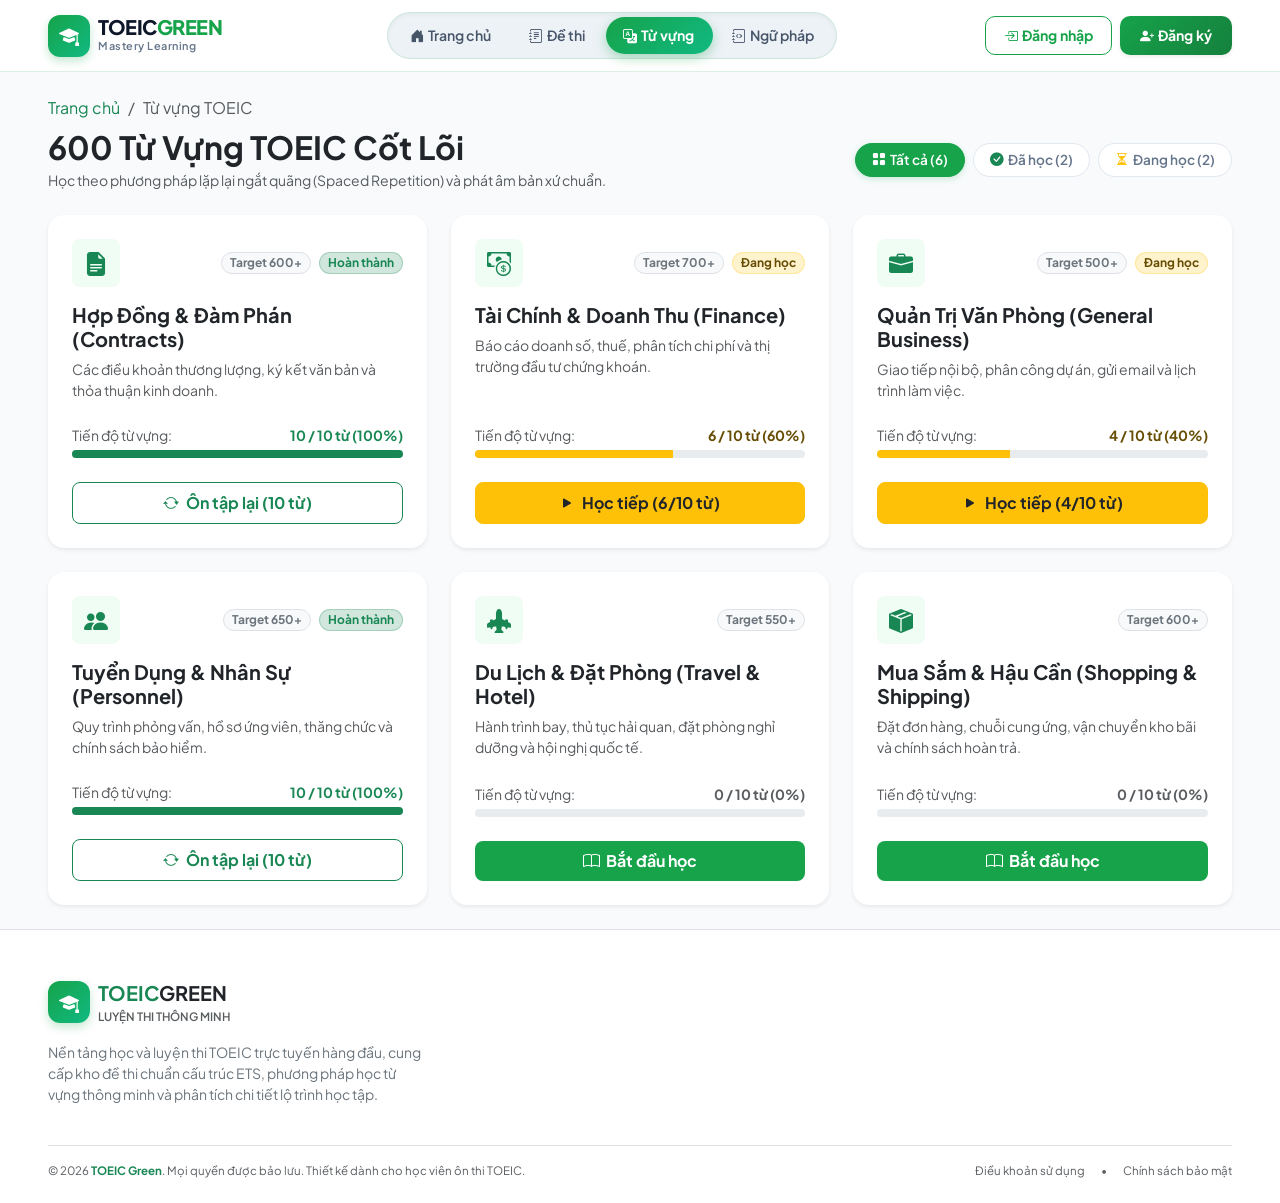
<file: vocab.html>
<!DOCTYPE html>
<html lang="vi">

<head>
    <meta charset="utf-8" />
    <meta name="viewport" content="width=device-width, initial-scale=1.0" />
    <title>Ch&#x1EE7; &#x110;&#x1EC1; T&#x1EEB; V&#x1EF1;ng TOEIC - TOEIC Master</title>
    <!-- Google Fonts -->
    <link rel="preconnect" href="https://fonts.googleapis.com">
    <link rel="preconnect" href="https://fonts.gstatic.com" crossorigin>
    <link href="https://fonts.googleapis.com/css2?family=Plus+Jakarta+Sans:wght@400;500;600;700;800&display=swap"
        rel="stylesheet">
    <!-- Bootstrap 5 & Icons -->
    <link rel="stylesheet" href="./lib/bootstrap/dist/css/bootstrap.min.css" />
    <link rel="stylesheet" href="https://cdn.jsdelivr.net/npm/bootstrap-icons@1.11.3/font/bootstrap-icons.min.css">
    <!-- Custom Site CSS -->
    <link rel="stylesheet" href="./css/site.css?v=sYQMyWPoGxHko4SKSE2M6L6KDpTRG8EgxznB8csKNCI" />
</head>

<body class="d-flex flex-column min-vh-100">
    <!-- ===================== HEADER ===================== -->
    <header class="site-header sticky-top">
        <div class="container-fluid px-lg-5">
            <nav class="navbar navbar-expand-lg py-0">
                <!-- 1. Logo (Left) -->
                <a class="navbar-brand d-flex align-items-center gap-2 text-decoration-none" href="./index.html">
                    <div class="brand-icon-box">
                        <i class="bi bi-mortarboard-fill"></i>
                    </div>
                    <div class="d-flex flex-column">
                        <span class="brand-title">TOEIC<span class="brand-highlight">GREEN</span></span>
                        <span class="brand-sub">Mastery Learning</span>
                    </div>
                </a>

                <!-- Mobile Toggle -->
                <button class="navbar-toggler border-0 shadow-none" type="button" data-bs-toggle="collapse"
                    data-bs-target="#navbarMain">
                    <i class="bi bi-list fs-2 text-success"></i>
                </button>

                <!-- Navbar Content -->
                <div class="collapse navbar-collapse justify-content-between" id="navbarMain">
                    <!-- 2. Smooth Floating Background Slider Navbar (Center) -->
                    <div class="navbar-slidebar-wrapper mx-auto my-2 my-lg-0" id="slidebarContainer">
                        <!-- Floating Background Pill Indicator -->
                        <div class="nav-slider-indicator" id="navIndicator"></div>

                        <ul class="nav custom-slide-nav" id="mainSlideNav">
                            <li class="nav-item">
                                <a class="nav-link " href="./index.html">
                                    <i class="bi bi-house-door-fill me-1"></i>Trang chủ
                                </a>
                            </li>
                            <li class="nav-item">
                                <a class="nav-link " href="./exams.html">
                                    <i class="bi bi-journal-text me-1"></i>Đề thi
                                </a>
                            </li>
                            <li class="nav-item">
                                <a class="nav-link active" href="./vocab.html">
                                    <i class="bi bi-translate me-1"></i>Từ vựng
                                </a>
                            </li>
                            <li class="nav-item">
                                <a class="nav-link " href="./grammar.html">
                                    <i class="bi bi-journal-code me-1"></i>Ngữ pháp
                                </a>
                            </li>
                        </ul>
                    </div>

                    <!-- 3. Auth Buttons (Right) -->
                    <div class="d-flex align-items-center gap-2 mt-3 mt-lg-0">
                        <button class="btn btn-auth-login" data-bs-toggle="modal" data-bs-target="#authModal"
                            onclick="setAuthMode('login')">
                            <i class="bi bi-box-arrow-in-right me-1"></i>Đăng nhập
                        </button>
                        <button class="btn btn-auth-register shadow-sm" data-bs-toggle="modal"
                            data-bs-target="#authModal" onclick="setAuthMode('register')">
                            <i class="bi bi-person-plus-fill me-1"></i>Đăng ký
                        </button>
                    </div>
                </div>
            </nav>
        </div>
    </header>

    <!-- ===================== BODY CONTENT ===================== -->
    <main role="main" class="flex-grow-1">

        <div class="page-container py-4">
            <div class="container-fluid px-lg-5">
                <!-- Breadcrumb & Header -->
                <div class="mb-4">
                    <nav aria-label="breadcrumb">
                        <ol class="breadcrumb mb-2">
                            <li class="breadcrumb-item"><a class="text-decoration-none text-success"
                                    href="./index.html">Trang chủ</a></li>
                            <li class="breadcrumb-item active" aria-current="page">Từ vựng TOEIC</li>
                        </ol>
                    </nav>
                    <div class="d-flex flex-column flex-md-row justify-content-between align-items-md-center gap-3">
                        <div>
                            <h2 class="fw-bold text-dark mb-1">600 Từ Vựng TOEIC Cốt Lõi</h2>
                            <p class="text-muted small mb-0">Học theo phương pháp lặp lại ngắt quãng (Spaced Repetition)
                                và phát âm bản xứ chuẩn.</p>
                        </div>

                        <!-- Vocabulary Topic Filter Pills -->
                        <div class="vocab-filter-pills d-flex flex-wrap gap-2">
                            <button class="filter-btn active" data-vocab-filter="all"
                                onclick="filterVocabTopics('all')">
                                <i class="bi bi-grid-fill me-1"></i>Tất cả (6)
                            </button>
                            <button class="filter-btn" data-vocab-filter="completed"
                                onclick="filterVocabTopics('completed')">
                                <i class="bi bi-check-circle-fill text-success me-1"></i>Đã học (2)
                            </button>
                            <button class="filter-btn" data-vocab-filter="in-progress"
                                onclick="filterVocabTopics('in-progress')">
                                <i class="bi bi-hourglass-split text-warning me-1"></i>Đang học (2)
                            </button>
                        </div>
                    </div>
                </div>

                <!-- Vocab Cards Grid -->
                <div class="row g-4" id="vocabTopicsGrid">
                    <div class="col-md-6 col-lg-4 vocab-topic-item" data-status="completed">
                        <div
                            class="card h-100 border-0 rounded-4 shadow-sm vocab-topic-card p-4 d-flex flex-column justify-content-between bg-white position-relative">
                            <div>
                                <!-- Header: Icon & Badge -->
                                <div class="d-flex justify-content-between align-items-center mb-3">
                                    <div
                                        class="topic-icon-box rounded-3 bg-light-green text-success d-flex align-items-center justify-content-center">
                                        <i class="bi bi-file-earmark-text-fill fs-4"></i>
                                    </div>
                                    <div class="d-flex gap-2">
                                        <span
                                            class="badge bg-light text-secondary border px-2 py-1 rounded-pill small">Target
                                            600&#x2B;</span>
                                        <span
                                            class="badge bg-success-subtle text-success border border-success border-opacity-25 px-2 py-1 rounded-pill small">Hoàn
                                            thành</span>
                                    </div>
                                </div>

                                <!-- Title & Description -->
                                <h5 class="fw-bold text-dark mb-2">H&#x1EE3;p &#x110;&#x1ED3;ng &amp; &#x110;&#xE0;m
                                    Ph&#xE1;n (Contracts)</h5>
                                <p class="text-muted small mb-4">C&#xE1;c &#x111;i&#x1EC1;u kho&#x1EA3;n
                                    th&#x1B0;&#x1A1;ng l&#x1B0;&#x1EE3;ng, k&#xFD; k&#x1EBF;t v&#x103;n b&#x1EA3;n
                                    v&#xE0; th&#x1ECF;a thu&#x1EAD;n kinh doanh.</p>
                            </div>

                            <!-- Progress & Action -->
                            <div>
                                <div class="d-flex justify-content-between align-items-center small mb-1">
                                    <span class="text-muted">Tiến độ từ vựng:</span>
                                    <strong class="text-success">
                                        10 / 10 từ (100%)
                                    </strong>
                                </div>
                                <div class="progress mb-4" style="height: 8px;">
                                    <div class="progress-bar bg-success" role="progressbar" style="width: 100%"></div>
                                </div>

                                <!-- Button by Status -->
                                <a class="btn btn-outline-success w-100 fw-bold py-2 rounded-3 text-decoration-none"
                                    href="./vocab-detail.html?id=1">
                                    <i class="bi bi-arrow-repeat me-1"></i> Ôn tập lại (10 từ)
                                </a>
                            </div>
                        </div>
                    </div>
                    <div class="col-md-6 col-lg-4 vocab-topic-item" data-status="in-progress">
                        <div
                            class="card h-100 border-0 rounded-4 shadow-sm vocab-topic-card p-4 d-flex flex-column justify-content-between bg-white position-relative">
                            <div>
                                <!-- Header: Icon & Badge -->
                                <div class="d-flex justify-content-between align-items-center mb-3">
                                    <div
                                        class="topic-icon-box rounded-3 bg-light-green text-success d-flex align-items-center justify-content-center">
                                        <i class="bi bi-cash-coin fs-4"></i>
                                    </div>
                                    <div class="d-flex gap-2">
                                        <span
                                            class="badge bg-light text-secondary border px-2 py-1 rounded-pill small">Target
                                            700&#x2B;</span>
                                        <span
                                            class="badge bg-warning-subtle text-warning-emphasis border border-warning border-opacity-25 px-2 py-1 rounded-pill small">Đang
                                            học</span>
                                    </div>
                                </div>

                                <!-- Title & Description -->
                                <h5 class="fw-bold text-dark mb-2">T&#xE0;i Ch&#xED;nh &amp; Doanh Thu (Finance)</h5>
                                <p class="text-muted small mb-4">B&#xE1;o c&#xE1;o doanh s&#x1ED1;, thu&#x1EBF;,
                                    ph&#xE2;n t&#xED;ch chi ph&#xED; v&#xE0; th&#x1ECB; tr&#x1B0;&#x1EDD;ng
                                    &#x111;&#x1EA7;u t&#x1B0; ch&#x1EE9;ng kho&#xE1;n.</p>
                            </div>

                            <!-- Progress & Action -->
                            <div>
                                <div class="d-flex justify-content-between align-items-center small mb-1">
                                    <span class="text-muted">Tiến độ từ vựng:</span>
                                    <strong class="text-warning-emphasis">
                                        6 / 10 từ (60%)
                                    </strong>
                                </div>
                                <div class="progress mb-4" style="height: 8px;">
                                    <div class="progress-bar bg-warning" role="progressbar" style="width: 60%"></div>
                                </div>

                                <!-- Button by Status -->
                                <a class="btn btn-warning w-100 fw-bold py-2 rounded-3 text-dark text-decoration-none"
                                    href="./vocab-detail.html?id=2">
                                    <i class="bi bi-play-fill me-1"></i> Học tiếp (6/10 từ)
                                </a>
                            </div>
                        </div>
                    </div>
                    <div class="col-md-6 col-lg-4 vocab-topic-item" data-status="in-progress">
                        <div
                            class="card h-100 border-0 rounded-4 shadow-sm vocab-topic-card p-4 d-flex flex-column justify-content-between bg-white position-relative">
                            <div>
                                <!-- Header: Icon & Badge -->
                                <div class="d-flex justify-content-between align-items-center mb-3">
                                    <div
                                        class="topic-icon-box rounded-3 bg-light-green text-success d-flex align-items-center justify-content-center">
                                        <i class="bi bi-briefcase-fill fs-4"></i>
                                    </div>
                                    <div class="d-flex gap-2">
                                        <span
                                            class="badge bg-light text-secondary border px-2 py-1 rounded-pill small">Target
                                            500&#x2B;</span>
                                        <span
                                            class="badge bg-warning-subtle text-warning-emphasis border border-warning border-opacity-25 px-2 py-1 rounded-pill small">Đang
                                            học</span>
                                    </div>
                                </div>

                                <!-- Title & Description -->
                                <h5 class="fw-bold text-dark mb-2">Qu&#x1EA3;n Tr&#x1ECB; V&#x103;n Ph&#xF2;ng (General
                                    Business)</h5>
                                <p class="text-muted small mb-4">Giao ti&#x1EBF;p n&#x1ED9;i b&#x1ED9;, ph&#xE2;n
                                    c&#xF4;ng d&#x1EF1; &#xE1;n, g&#x1EED;i email v&#xE0; l&#x1ECB;ch tr&#xEC;nh
                                    l&#xE0;m vi&#x1EC7;c.</p>
                            </div>

                            <!-- Progress & Action -->
                            <div>
                                <div class="d-flex justify-content-between align-items-center small mb-1">
                                    <span class="text-muted">Tiến độ từ vựng:</span>
                                    <strong class="text-warning-emphasis">
                                        4 / 10 từ (40%)
                                    </strong>
                                </div>
                                <div class="progress mb-4" style="height: 8px;">
                                    <div class="progress-bar bg-warning" role="progressbar" style="width: 40%"></div>
                                </div>

                                <!-- Button by Status -->
                                <a class="btn btn-warning w-100 fw-bold py-2 rounded-3 text-dark text-decoration-none"
                                    href="./vocab-detail.html?id=3">
                                    <i class="bi bi-play-fill me-1"></i> Học tiếp (4/10 từ)
                                </a>
                            </div>
                        </div>
                    </div>
                    <div class="col-md-6 col-lg-4 vocab-topic-item" data-status="completed">
                        <div
                            class="card h-100 border-0 rounded-4 shadow-sm vocab-topic-card p-4 d-flex flex-column justify-content-between bg-white position-relative">
                            <div>
                                <!-- Header: Icon & Badge -->
                                <div class="d-flex justify-content-between align-items-center mb-3">
                                    <div
                                        class="topic-icon-box rounded-3 bg-light-green text-success d-flex align-items-center justify-content-center">
                                        <i class="bi bi-people-fill fs-4"></i>
                                    </div>
                                    <div class="d-flex gap-2">
                                        <span
                                            class="badge bg-light text-secondary border px-2 py-1 rounded-pill small">Target
                                            650&#x2B;</span>
                                        <span
                                            class="badge bg-success-subtle text-success border border-success border-opacity-25 px-2 py-1 rounded-pill small">Hoàn
                                            thành</span>
                                    </div>
                                </div>

                                <!-- Title & Description -->
                                <h5 class="fw-bold text-dark mb-2">Tuy&#x1EC3;n D&#x1EE5;ng &amp; Nh&#xE2;n S&#x1EF1;
                                    (Personnel)</h5>
                                <p class="text-muted small mb-4">Quy tr&#xEC;nh ph&#x1ECF;ng v&#x1EA5;n, h&#x1ED3;
                                    s&#x1A1; &#x1EE9;ng vi&#xEA;n, th&#x103;ng ch&#x1EE9;c v&#xE0; ch&#xED;nh s&#xE1;ch
                                    b&#x1EA3;o hi&#x1EC3;m.</p>
                            </div>

                            <!-- Progress & Action -->
                            <div>
                                <div class="d-flex justify-content-between align-items-center small mb-1">
                                    <span class="text-muted">Tiến độ từ vựng:</span>
                                    <strong class="text-success">
                                        10 / 10 từ (100%)
                                    </strong>
                                </div>
                                <div class="progress mb-4" style="height: 8px;">
                                    <div class="progress-bar bg-success" role="progressbar" style="width: 100%"></div>
                                </div>

                                <!-- Button by Status -->
                                <a class="btn btn-outline-success w-100 fw-bold py-2 rounded-3 text-decoration-none"
                                    href="./vocab-detail.html?id=4">
                                    <i class="bi bi-arrow-repeat me-1"></i> Ôn tập lại (10 từ)
                                </a>
                            </div>
                        </div>
                    </div>
                    <div class="col-md-6 col-lg-4 vocab-topic-item" data-status="not-started">
                        <div
                            class="card h-100 border-0 rounded-4 shadow-sm vocab-topic-card p-4 d-flex flex-column justify-content-between bg-white position-relative">
                            <div>
                                <!-- Header: Icon & Badge -->
                                <div class="d-flex justify-content-between align-items-center mb-3">
                                    <div
                                        class="topic-icon-box rounded-3 bg-light-green text-success d-flex align-items-center justify-content-center">
                                        <i class="bi bi-airplane-engines-fill fs-4"></i>
                                    </div>
                                    <div class="d-flex gap-2">
                                        <span
                                            class="badge bg-light text-secondary border px-2 py-1 rounded-pill small">Target
                                            550&#x2B;</span>
                                    </div>
                                </div>

                                <!-- Title & Description -->
                                <h5 class="fw-bold text-dark mb-2">Du L&#x1ECB;ch &amp; &#x110;&#x1EB7;t Ph&#xF2;ng
                                    (Travel &amp; Hotel)</h5>
                                <p class="text-muted small mb-4">H&#xE0;nh tr&#xEC;nh bay, th&#x1EE7; t&#x1EE5;c
                                    h&#x1EA3;i quan, &#x111;&#x1EB7;t ph&#xF2;ng ngh&#x1EC9; d&#x1B0;&#x1EE1;ng v&#xE0;
                                    h&#x1ED9;i ngh&#x1ECB; qu&#x1ED1;c t&#x1EBF;.</p>
                            </div>

                            <!-- Progress & Action -->
                            <div>
                                <div class="d-flex justify-content-between align-items-center small mb-1">
                                    <span class="text-muted">Tiến độ từ vựng:</span>
                                    <strong class="text-muted">
                                        0 / 10 từ (0%)
                                    </strong>
                                </div>
                                <div class="progress mb-4" style="height: 8px;">
                                    <div class="progress-bar bg-secondary" role="progressbar" style="width: 0%"></div>
                                </div>

                                <!-- Button by Status -->
                                <a class="btn btn-emerald w-100 fw-bold py-2 rounded-3 text-decoration-none"
                                    href="./vocab-detail.html?id=5">
                                    <i class="bi bi-book me-1"></i> Bắt đầu học
                                </a>
                            </div>
                        </div>
                    </div>
                    <div class="col-md-6 col-lg-4 vocab-topic-item" data-status="not-started">
                        <div
                            class="card h-100 border-0 rounded-4 shadow-sm vocab-topic-card p-4 d-flex flex-column justify-content-between bg-white position-relative">
                            <div>
                                <!-- Header: Icon & Badge -->
                                <div class="d-flex justify-content-between align-items-center mb-3">
                                    <div
                                        class="topic-icon-box rounded-3 bg-light-green text-success d-flex align-items-center justify-content-center">
                                        <i class="bi bi-box-seam-fill fs-4"></i>
                                    </div>
                                    <div class="d-flex gap-2">
                                        <span
                                            class="badge bg-light text-secondary border px-2 py-1 rounded-pill small">Target
                                            600&#x2B;</span>
                                    </div>
                                </div>

                                <!-- Title & Description -->
                                <h5 class="fw-bold text-dark mb-2">Mua S&#x1EAF;m &amp; H&#x1EAD;u C&#x1EA7;n (Shopping
                                    &amp; Shipping)</h5>
                                <p class="text-muted small mb-4">&#x110;&#x1EB7;t &#x111;&#x1A1;n h&#xE0;ng,
                                    chu&#x1ED7;i cung &#x1EE9;ng, v&#x1EAD;n chuy&#x1EC3;n kho b&#xE3;i v&#xE0;
                                    ch&#xED;nh s&#xE1;ch ho&#xE0;n tr&#x1EA3;.</p>
                            </div>

                            <!-- Progress & Action -->
                            <div>
                                <div class="d-flex justify-content-between align-items-center small mb-1">
                                    <span class="text-muted">Tiến độ từ vựng:</span>
                                    <strong class="text-muted">
                                        0 / 10 từ (0%)
                                    </strong>
                                </div>
                                <div class="progress mb-4" style="height: 8px;">
                                    <div class="progress-bar bg-secondary" role="progressbar" style="width: 0%"></div>
                                </div>

                                <!-- Button by Status -->
                                <a class="btn btn-emerald w-100 fw-bold py-2 rounded-3 text-decoration-none"
                                    href="./vocab-detail.html?id=6">
                                    <i class="bi bi-book me-1"></i> Bắt đầu học
                                </a>
                            </div>
                        </div>
                    </div>
                </div>
            </div>
        </div>

    </main>

    <!-- ===================== FOOTER ===================== -->
    <footer class="site-footer bg-white border-top pt-5 pb-4 mt-auto">
        <div class="container-fluid px-lg-5">
            <div class="row g-4 mb-4">
                <!-- Col 1: Brand & Giới thiệu -->
                <div class="col-lg-4 col-md-6">
                    <div class="d-flex align-items-center gap-2 mb-3">
                        <div class="brand-icon-box">
                            <i class="bi bi-mortarboard-fill"></i>
                        </div>
                        <div>
                            <span class="fw-bold text-success fs-5">TOEIC<span class="text-dark">GREEN</span></span>
                            <span class="d-block text-muted x-small fw-semibold text-uppercase tracking-wider">Luyện Thi
                                Thông Minh</span>
                        </div>
                    </div>
                    <p class="text-secondary small mb-3 lh-base">
                        Nền tảng học và luyện thi TOEIC trực tuyến hàng đầu, cung cấp kho đề thi chuẩn cấu trúc ETS,
                        phương pháp học từ vựng thông minh và phân tích chi tiết lộ trình học tập.
                    </p>
                </div>
            </div>

            <!-- Bottom Line: Copyright & Policies -->
            <div
                class="border-top pt-3 mt-2 d-flex flex-column flex-md-row justify-content-between align-items-center gap-2">
                <p class="text-muted x-small mb-0">
                    &copy; 2026 <strong class="text-success">TOEIC Green</strong>. Mọi quyền được bảo lưu.
                    Thiết kế dành cho học viên ôn thi TOEIC.
                </p>
                <div class="d-flex gap-3 x-small">
                    <a class="text-muted text-decoration-none hover-success" href="#">Điều khoản sử
                        dụng</a>
                    <span class="text-muted">•</span>
                    <a class="text-muted text-decoration-none hover-success" href="#">Chính sách bảo
                        mật</a>
                </div>
            </div>
        </div>
    </footer>

    <!-- ===================== AUTH MODAL ===================== -->
    <div class="modal fade" id="authModal" tabindex="-1" aria-hidden="true">
        <div class="modal-dialog modal-dialog-centered">
            <div class="modal-content border-0 rounded-4 shadow-lg overflow-hidden">
                <div class="modal-header border-0 pb-0 justify-content-end">
                    <button type="button" class="btn-close shadow-none" data-bs-dismiss="modal"></button>
                </div>
                <div class="modal-body p-4 pt-0">
                    <div class="text-center mb-3">
                        <div class="brand-icon-box mx-auto mb-2" style="width: 50px; height: 50px; font-size: 1.5rem;">
                            <i class="bi bi-mortarboard-fill"></i>
                        </div>
                        <h4 class="fw-bold text-dark" id="modalTitle">Đăng nhập tài khoản</h4>
                        <p class="text-muted small mb-0" id="modalSubtitle">Truy cập hàng trăm bộ đề và từ vựng TOEIC
                            miễn phí</p>
                    </div>

                    <!-- Nút đăng nhập bằng Google và Facebook nằm ngang nhau -->
                    <div class="row g-2 mb-3 mt-3">
                        <div class="col-6">
                            <button type="button"
                                class="btn btn-social-google w-100 py-2 d-flex align-items-center justify-content-center gap-2 border shadow-xs"
                                onclick="alert('Đang kết nối tài khoản Google...')">
                                <svg width="18" height="18" viewBox="0 0 24 24">
                                    <path fill="#4285F4"
                                        d="M22.56 12.25c0-.78-.07-1.53-.2-2.25H12v4.26h5.92c-.26 1.37-1.04 2.53-2.21 3.31v2.77h3.57c2.08-1.92 3.28-4.74 3.28-8.09z" />
                                    <path fill="#34A853"
                                        d="M12 23c2.97 0 5.46-.98 7.28-2.66l-3.57-2.77c-.98.66-2.23 1.06-3.71 1.06-2.86 0-5.29-1.93-6.16-4.53H2.18v2.84C3.99 20.53 7.7 23 12 23z" />
                                    <path fill="#FBBC05"
                                        d="M5.84 14.09c-.22-.66-.35-1.36-.35-2.09s.13-1.43.35-2.09V7.06H2.18C1.43 8.55 1 10.22 1 12s.43 3.45 1.18 4.94l2.85-2.22.81-.63z" />
                                    <path fill="#EA4335"
                                        d="M12 5.38c1.62 0 3.06.56 4.21 1.64l3.15-3.15C17.45 2.09 14.97 1 12 1 7.7 1 3.99 3.47 2.18 7.06l3.66 2.84c.87-2.6 3.3-4.52 6.16-4.52z" />
                                </svg>
                                <span class="fw-semibold small text-dark">Google</span>
                            </button>
                        </div>
                        <div class="col-6">
                            <button type="button"
                                class="btn btn-social-facebook w-100 py-2 d-flex align-items-center justify-content-center gap-2 border-0 text-white shadow-xs"
                                onclick="alert('Đang kết nối tài khoản Facebook...')">
                                <i class="bi bi-facebook fs-5"></i>
                                <span class="fw-semibold small">Facebook</span>
                            </button>
                        </div>
                    </div>

                    <!-- Đường phân cách hoặc -->
                    <div class="position-relative text-center my-3">
                        <hr class="text-muted opacity-25">
                        <span
                            class="position-absolute top-50 start-50 translate-middle bg-white px-3 small text-muted">hoặc
                            bằng email</span>
                    </div>

                    <form id="authForm"
                        onsubmit="event.preventDefault(); alert('Đã gửi thông tin thành công!'); bootstrap.Modal.getInstance(document.getElementById('authModal')).hide();">
                        <div class="mb-3" id="registerNameGroup" style="display: none;">
                            <label class="form-label small fw-semibold text-muted">Họ và tên</label>
                            <div class="input-group">
                                <span class="input-group-text bg-light border-end-0 text-success"><i
                                        class="bi bi-person"></i></span>
                                <input type="text" class="form-control bg-light border-start-0"
                                    placeholder="Nguyễn Văn A">
                            </div>
                        </div>

                        <div class="mb-3">
                            <label class="form-label small fw-semibold text-muted">Email / Tên đăng nhập</label>
                            <div class="input-group">
                                <span class="input-group-text bg-light border-end-0 text-success"><i
                                        class="bi bi-envelope"></i></span>
                                <input type="email" class="form-control bg-light border-start-0"
                                    placeholder="student@toeicgreen.vn" required>
                            </div>
                        </div>

                        <div class="mb-3">
                            <label class="form-label small fw-semibold text-muted">Mật khẩu</label>
                            <div class="input-group">
                                <span class="input-group-text bg-light border-end-0 text-success"><i
                                        class="bi bi-lock"></i></span>
                                <input type="password" class="form-control bg-light border-start-0"
                                    placeholder="••••••••" required>
                            </div>
                        </div>

                        <div class="d-flex justify-content-between align-items-center mb-4 small" id="loginOptions">
                            <div class="form-check">
                                <input type="checkbox" class="form-check-input" id="rememberMe" checked>
                                <label class="form-check-label text-muted" for="rememberMe">Ghi nhớ</label>
                            </div>
                            <a href="#" class="text-success text-decoration-none fw-semibold">Quên mật khẩu?</a>
                        </div>

                        <button type="submit" class="btn btn-auth-register w-100 py-2 fw-bold shadow-sm"
                            id="authSubmitBtn">
                            Đăng nhập
                        </button>

                        <div class="text-center mt-3 small">
                            <span class="text-muted" id="authSwitchText">Chưa có tài khoản?</span>
                            <a href="javascript:void(0)" class="text-success fw-bold text-decoration-none ms-1"
                                id="authSwitchLink" onclick="toggleAuthMode()">Đăng ký ngay</a>
                        </div>
                    </form>
                </div>
            </div>
        </div>
    </div>

    <!-- Scripts -->
    <script src="./lib/jquery/dist/jquery.min.js"></script>
    <script src="./lib/bootstrap/dist/js/bootstrap.bundle.min.js"></script>
    <script src="./js/site.js?v=ufsgDTOp8vIPduqVtdxh_96oy_ruhr3uw6lLVOjxdRs"></script>

</body>

</html>
</file>
<file: css/site.css>
/* =========================================================
   TOEIC MASTER - GREEN & WHITE THEME DESIGN SYSTEM
========================================================= */

:root {
  --color-primary: #16a34a;       /* Forest Emerald Green */
  --color-primary-hover: #15803d;
  --color-primary-dark: #047857;
  --color-primary-light: #dcfce7;
  --color-primary-subtle: #f0fdf4;
  
  --color-accent: #10b981;        /* Mint Vibrant */
  --color-bg: #f8fafc;            /* Clean light grey-white canvas */
  --color-card-bg: #ffffff;
  
  --color-text-dark: #0f172a;
  --color-text-muted: #64748b;
  --color-border: #e2e8f0;

  --header-footer-min-height: 72px;
  --transition-fast: 0.2s ease;
  --transition-slider: 0.32s cubic-bezier(0.25, 1, 0.5, 1);
}

body {
  font-family: 'Plus Jakarta Sans', -apple-system, BlinkMacSystemFont, "Segoe UI", Roboto, sans-serif;
  background-color: var(--color-bg);
  color: var(--color-text-dark);
  margin: 0;
  padding: 0;
  overflow-x: hidden;
}

/* =========================================================
   1. HEADER & SMOOTH SLIDING NAVBAR
========================================================= */
.site-header {
  background: rgba(255, 255, 255, 0.95);
  backdrop-filter: blur(12px);
  -webkit-backdrop-filter: blur(12px);
  border-bottom: 1px solid rgba(22, 163, 74, 0.15);
  min-height: var(--header-footer-min-height);
  display: flex;
  align-items: center;
  z-index: 1030;
}

/* Brand Logo */
.brand-icon-box {
  width: 42px;
  height: 42px;
  border-radius: 12px;
  background: linear-gradient(135deg, #16a34a 0%, #10b981 100%);
  color: #ffffff;
  display: flex;
  align-items: center;
  justify-content: center;
  font-size: 1.25rem;
  box-shadow: 0 4px 10px rgba(22, 163, 74, 0.25);
  transition: transform var(--transition-fast);
}

.brand-icon-box.small {
  width: 32px;
  height: 32px;
  border-radius: 8px;
  font-size: 1rem;
}

.navbar-brand:hover .brand-icon-box {
  transform: scale(1.05);
}

.brand-title {
  font-weight: 800;
  font-size: 1.25rem;
  letter-spacing: -0.5px;
  color: var(--color-text-dark);
  line-height: 1.1;
}

.brand-highlight {
  color: var(--color-primary);
}

.brand-sub {
  font-size: 0.68rem;
  color: var(--color-text-muted);
  font-weight: 600;
  letter-spacing: 0.5px;
}

/* Smooth Sliding Background Pill Navbar */
.navbar-slidebar-wrapper {
  position: relative;
  background: #edf2f7;
  border-radius: 9999px;
  padding: 4px;
  border: 1px solid rgba(22, 163, 74, 0.15);
  display: inline-flex;
  align-items: center;
  box-shadow: inset 0 2px 4px rgba(0, 0, 0, 0.04);
}

/* The Animated Background Pill (Glides directly on click) */
.nav-slider-indicator {
  position: absolute;
  top: 4px;
  left: 0;
  height: calc(100% - 8px);
  background: linear-gradient(135deg, #16a34a 0%, #10b981 100%);
  border-radius: 9999px;
  z-index: 1;
  pointer-events: none;
  box-shadow: 0 4px 12px rgba(22, 163, 74, 0.35);
  transition: transform var(--transition-slider), width var(--transition-slider), opacity 0.2s ease;
  opacity: 0;
  will-change: transform, width;
}

.custom-slide-nav {
  position: relative;
  display: flex;
  gap: 2px;
  margin: 0;
  padding: 0;
  list-style: none;
  z-index: 2;
}

.custom-slide-nav .nav-link {
  color: #475569;
  font-weight: 600;
  font-size: 0.88rem;
  padding: 8px 18px;
  border-radius: 9999px;
  background: transparent !important;
  transition: color 0.2s ease;
  white-space: nowrap;
  cursor: pointer;
  user-select: none;
}

.custom-slide-nav .nav-link:hover {
  color: var(--color-primary);
}

.custom-slide-nav .nav-link.active {
  color: #ffffff !important;
  font-weight: 700;
}

/* Auth Buttons */
.btn-auth-login {
  color: var(--color-primary);
  background: transparent;
  border: 1.5px solid var(--color-primary);
  font-weight: 700;
  font-size: 0.88rem;
  padding: 8px 18px;
  border-radius: 10px;
  transition: all var(--transition-fast);
}

.btn-auth-login:hover {
  background: var(--color-primary-subtle);
  color: var(--color-primary-hover);
  border-color: var(--color-primary-hover);
}

.btn-auth-register {
  color: #ffffff;
  background: linear-gradient(135deg, #16a34a 0%, #15803d 100%);
  border: none;
  font-weight: 700;
  font-size: 0.88rem;
  padding: 9px 20px;
  border-radius: 10px;
  box-shadow: 0 3px 10px rgba(22, 163, 74, 0.25);
  transition: all var(--transition-fast);
}

.btn-auth-register:hover {
  background: linear-gradient(135deg, #15803d 0%, #047857 100%);
  color: #ffffff;
  transform: translateY(-1px);
  box-shadow: 0 5px 14px rgba(22, 163, 74, 0.35);
}

/* =========================================================
   2. BODY & HERO BANNER
========================================================= */
.page-container {
  min-height: calc(100vh - 144px);
}

.hero-card {
  background: linear-gradient(135deg, #eafaf1 0%, #ffffff 60%, #f0fdf4 100%);
  border: 1px solid rgba(22, 163, 74, 0.2);
}

.fw-extrabold {
  font-weight: 800;
}

.text-gradient {
  background: linear-gradient(135deg, #16a34a 0%, #059669 100%);
  -webkit-background-clip: text;
  -webkit-text-fill-color: transparent;
}

.shadow-xs {
  box-shadow: 0 1px 3px rgba(0, 0, 0, 0.05);
}

.x-small {
  font-size: 0.72rem;
}

.stat-icon {
  width: 34px;
  height: 34px;
  display: flex;
  align-items: center;
  justify-content: center;
  font-size: 1rem;
}

.btn-emerald {
  background: var(--color-primary);
  color: #ffffff;
  border: none;
  transition: all var(--transition-fast);
}

.btn-emerald:hover {
  background: var(--color-primary-hover);
  color: #ffffff;
  transform: translateY(-1px);
  box-shadow: 0 4px 12px rgba(22, 163, 74, 0.25);
}

.circle-progress-wrapper {
  width: 80px;
  height: 80px;
  border-radius: 50%;
  background: var(--color-primary-subtle);
  border: 3px solid var(--color-primary-light);
  display: flex;
  align-items: center;
  justify-content: center;
}

/* =========================================================
   3. EXAM CARDS & FILTERS
========================================================= */
.filter-btn {
  background: #ffffff;
  color: var(--color-text-muted);
  border: 1px solid var(--color-border);
  border-radius: 9999px;
  padding: 6px 16px;
  font-size: 0.85rem;
  font-weight: 600;
  cursor: pointer;
  transition: all var(--transition-fast);
}

.filter-btn:hover {
  border-color: var(--color-primary);
  color: var(--color-primary);
}

.filter-btn.active {
  background: var(--color-primary);
  color: #ffffff;
  border-color: var(--color-primary);
  box-shadow: 0 2px 6px rgba(22, 163, 74, 0.2);
}

.exam-card {
  transition: transform var(--transition-fast), box-shadow var(--transition-fast);
  border: 1px solid #f1f5f9;
}

.exam-card:hover {
  transform: translateY(-4px);
  box-shadow: 0 12px 24px rgba(22, 163, 74, 0.08) !important;
  border-color: rgba(22, 163, 74, 0.3);
}

.bg-emerald-light {
  background-color: var(--color-primary-light);
}

.text-emerald {
  color: var(--color-primary-dark);
}

.bg-light-green {
  background-color: var(--color-primary-subtle);
}

.exam-meta-grid {
  display: flex;
  justify-content: space-between;
  font-size: 0.8rem;
  font-weight: 600;
  color: var(--color-text-muted);
}

.meta-item {
  display: flex;
  align-items: center;
  gap: 5px;
}

/* =========================================================
   4. VOCABULARY & GRAMMAR CARDS
========================================================= */
.vocab-card {
  transition: all var(--transition-fast);
  border-top: 4px solid var(--color-primary) !important;
}

.vocab-card:hover {
  transform: translateY(-3px);
  box-shadow: 0 8px 20px rgba(0, 0, 0, 0.06) !important;
}

.grammar-card {
  transition: all var(--transition-fast);
}

.grammar-card:hover {
  transform: translateY(-2px);
  border-color: var(--color-primary) !important;
  box-shadow: 0 8px 20px rgba(22, 163, 74, 0.08) !important;
}

/* =========================================================
   5. FOOTER (Balanced with Header)
========================================================= */
.site-footer {
  background: #ffffff;
  border-top: 1px solid rgba(22, 163, 74, 0.15);
  min-height: var(--header-footer-min-height);
  display: flex;
  align-items: center;
  padding: 16px 0;
  margin-top: auto;
}

.footer-link {
  color: var(--color-text-muted);
  text-decoration: none;
  transition: color var(--transition-fast);
}

.footer-link:hover {
  color: var(--color-primary);
}

.social-icon {
  width: 32px;
  height: 32px;
  border-radius: 50%;
  background: var(--color-primary-subtle);
  display: inline-flex;
  align-items: center;
  justify-content: center;
  text-decoration: none;
  transition: all var(--transition-fast);
}

.social-icon:hover {
  background: var(--color-primary);
  color: #ffffff !important;
  transform: translateY(-2px);
}

/* Smooth anchor scroll */
html {
  scroll-behavior: smooth;
}

.section-anchor {
  scroll-margin-top: 90px;
}
/* Social Login Buttons */
.btn-social-google {
  background-color: #ffffff;
  border-color: #e2e8f0 !important;
  border-radius: 10px;
  transition: all var(--transition-fast);
}

.btn-social-google:hover {
  background-color: #f8fafc;
  border-color: #cbd5e1 !important;
  transform: translateY(-1px);
}

.btn-social-facebook {
  background-color: #1877f2;
  border-radius: 10px;
  transition: all var(--transition-fast);
}

.btn-social-facebook:hover {
  background-color: #0c63d4;
  color: #ffffff;
  transform: translateY(-1px);
}

/* Vocabulary Topic Cards */
.vocab-topic-card {
  transition: transform var(--transition-fast), box-shadow var(--transition-fast);
  border: 1px solid #f1f5f9;
}

.vocab-topic-card:hover {
  transform: translateY(-4px);
  box-shadow: 0 12px 24px rgba(22, 163, 74, 0.08) !important;
  border-color: rgba(22, 163, 74, 0.3);
}

.topic-icon-box {
  width: 48px;
  height: 48px;
  display: flex;
  align-items: center;
  justify-content: center;
}

/* =========================================================
   OVERVIEW CIRCLE PROGRESS & SUMMARY CARDS
========================================================= */
.overview-card {
  transition: transform var(--transition-fast), box-shadow var(--transition-fast);
}

.overview-card:hover {
  transform: translateY(-3px);
  box-shadow: 0 10px 24px rgba(0, 0, 0, 0.06) !important;
}

.circle-score-container {
  position: relative;
  width: 140px;
  height: 140px;
  display: flex;
  align-items: center;
  justify-content: center;
}

.circle-score-content {
  position: absolute;
  top: 50%;
  left: 50%;
  transform: translate(-50%, -50%);
  text-align: center;
  width: 100%;
}

.circle-score-content .score-number {
  font-size: 1.75rem;
  font-weight: 800;
  color: #2563eb;
  line-height: 1.1;
  letter-spacing: -0.5px;
}

.circle-score-content .score-label {
  font-size: 0.68rem;
  color: #64748b;
  font-weight: 600;
  display: block;
}

.overview-icon-badge {
  width: 44px;
  height: 44px;
  display: flex;
  align-items: center;
  justify-content: center;
  border-radius: 12px;
}

/* =========================================================
   FOOTER MODERN STYLES
========================================================= */
.site-footer {
  background: #ffffff;
  border-top: 1px solid #e2e8f0;
}

.footer-nav-link {
  color: #64748b;
  text-decoration: none;
  transition: all var(--transition-fast);
  display: inline-flex;
  align-items: center;
}

.footer-nav-link:hover {
  color: var(--color-primary);
  transform: translateX(4px);
}

.footer-social-btn {
  width: 36px;
  height: 36px;
  border-radius: 50%;
  background: #f1f5f9;
  color: #475569;
  display: inline-flex;
  align-items: center;
  justify-content: center;
  text-decoration: none;
  transition: all var(--transition-fast);
  font-size: 0.95rem;
}

.footer-social-btn:hover {
  background: var(--color-primary);
  color: #ffffff;
  transform: translateY(-2px);
  box-shadow: 0 4px 10px rgba(22, 163, 74, 0.25);
}

.hover-success:hover {
  color: var(--color-primary) !important;
}

/* =========================================================
   3D FLASHCARD STYLES
========================================================= */
.flashcard-scene {
  perspective: 1000px;
  cursor: pointer;
}

.flashcard {
  position: relative;
  width: 100%;
  min-height: 330px;
  transform-style: preserve-3d;
  transition: transform 0.6s cubic-bezier(0.4, 0, 0.2, 1);
}

.flashcard.is-flipped {
  transform: rotateY(180deg);
}

.flashcard-face {
  position: absolute;
  top: 0;
  left: 0;
  width: 100%;
  height: 100%;
  backface-visibility: hidden;
  -webkit-backface-visibility: hidden;
  background: #ffffff !important;
}

.flashcard-back {
  transform: rotateY(180deg);
  background: #ffffff !important;
}

.vocab-image-box {
  width: 90px;
  height: 90px;
  border-radius: 14px;
  background: #f8fafc;
  border: 1px dashed #cbd5e1;
  display: flex;
  flex-direction: column;
  align-items: center;
  justify-content: center;
  overflow: hidden;
}

.vocab-image-box img {
  width: 100%;
  height: 100%;
  object-fit: cover;
}

.vocab-card-item {
  transition: transform var(--transition-fast), box-shadow var(--transition-fast);
  border: 1px solid #f1f5f9;
}

.vocab-card-item:hover {
  transform: translateY(-3px);
  box-shadow: 0 10px 20px rgba(22, 163, 74, 0.08) !important;
  border-color: rgba(22, 163, 74, 0.25);
}

.quiz-opt-btn {
  transition: all var(--transition-fast);
}

.quiz-opt-btn:hover:not(:disabled) {
  background-color: var(--color-primary-subtle);
  border-color: var(--color-primary);
  color: var(--color-primary-dark);
  transform: translateY(-2px);
}

/* =========================================================
   RESPONSIVE DESIGN CHO MỌI THIẾT BỊ (DESKTOP, TABLET, MOBILE)
========================================================= */

/* Desktop & Laptop màn hình lớn (>= 992px) */
@media (min-width: 992px) {
  .vocab-header-title-box {
    position: absolute;
    left: 50%;
    transform: translateX(-50%);
  }
}

/* Tablet (768px - 991px) */
@media (min-width: 768px) and (max-width: 991.98px) {
  .vocab-header-title-box {
    position: absolute;
    left: 50%;
    transform: translateX(-50%);
  }
  .flashcard {
    min-height: 320px;
  }
  .vocab-image-box {
    width: 85px;
    height: 85px;
  }
}

/* Màn hình nhỏ / Mobile (< 768px) */
@media (max-width: 767.98px) {
  .vocab-detail-header-row {
    flex-direction: row;
    justify-content: space-between !important;
  }
  .vocab-header-title-box {
    position: static;
    transform: none;
    order: 2;
  }
  .vocab-header-title-box h4 {
    font-size: 1.05rem !important;
    max-width: 170px;
  }
  .flashcard {
    min-height: 340px;
  }
  .fc-word-heading {
    font-size: 1.6rem !important;
  }
  .fc-meaning-heading {
    font-size: 1.35rem !important;
  }
  .vocab-image-box {
    width: 80px;
    height: 80px;
    border-radius: 12px;
  }
  .flashcard-controls-row {
    flex-direction: column;
    gap: 10px !important;
  }
  .flashcard-controls-row .fc-nav-btn {
    width: 48%;
  }
  .flashcard-controls-row .fc-status-btn-group {
    order: -1;
    width: 100%;
    justify-content: center;
  }
  .flashcard-controls-row .fc-status-btn-group button {
    flex: 1;
    justify-content: center;
  }
  .flashcard-controls-row {
    display: grid !important;
    grid-template-columns: 1fr 1fr;
  }
  .flashcard-controls-row .fc-status-btn-group {
    grid-column: 1 / -1;
  }
}

/* Mobile nhỏ (< 420px) */
@media (max-width: 420px) {
  .vocab-header-title-box h4 {
    max-width: 130px;
    font-size: 0.95rem !important;
  }
  .flashcard {
    min-height: 350px;
  }
  .fc-word-heading {
    font-size: 1.4rem !important;
  }
  .vocab-card-item {
    padding: 1rem !important;
  }
}
</file>
